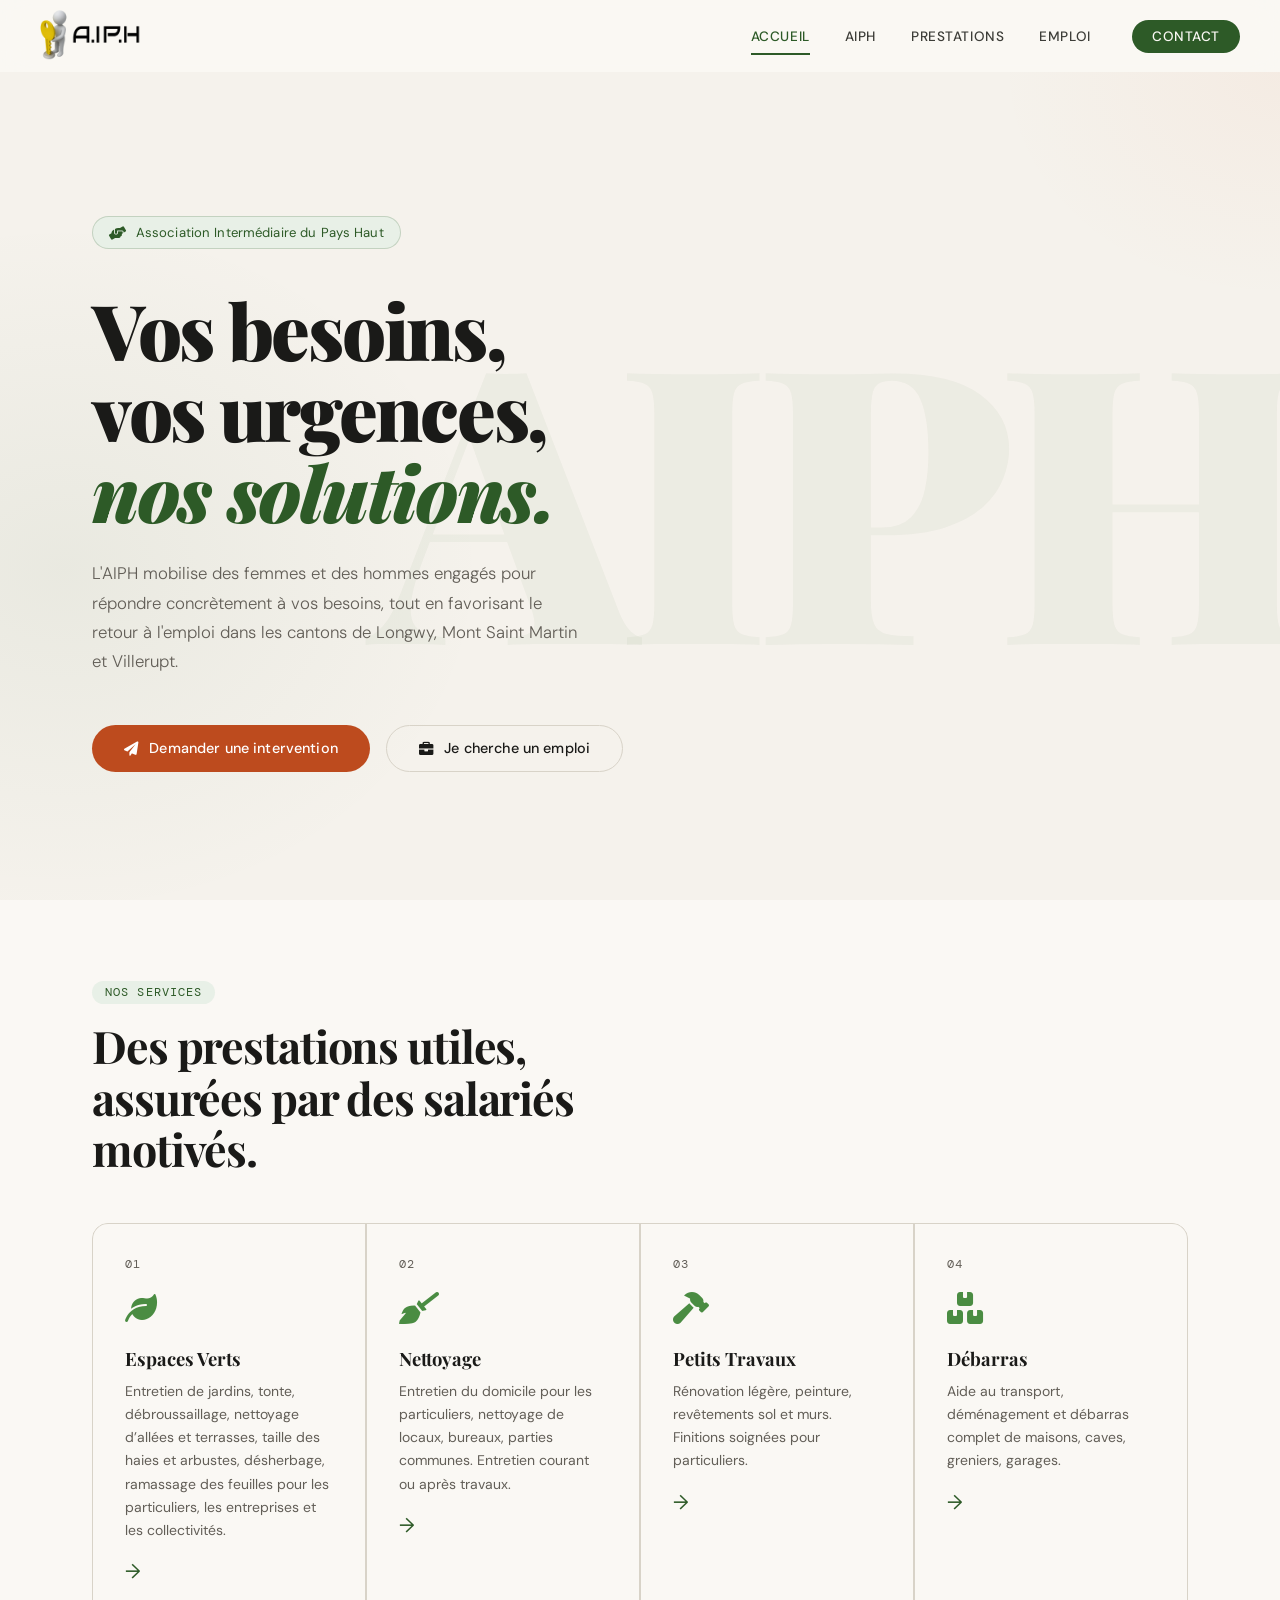
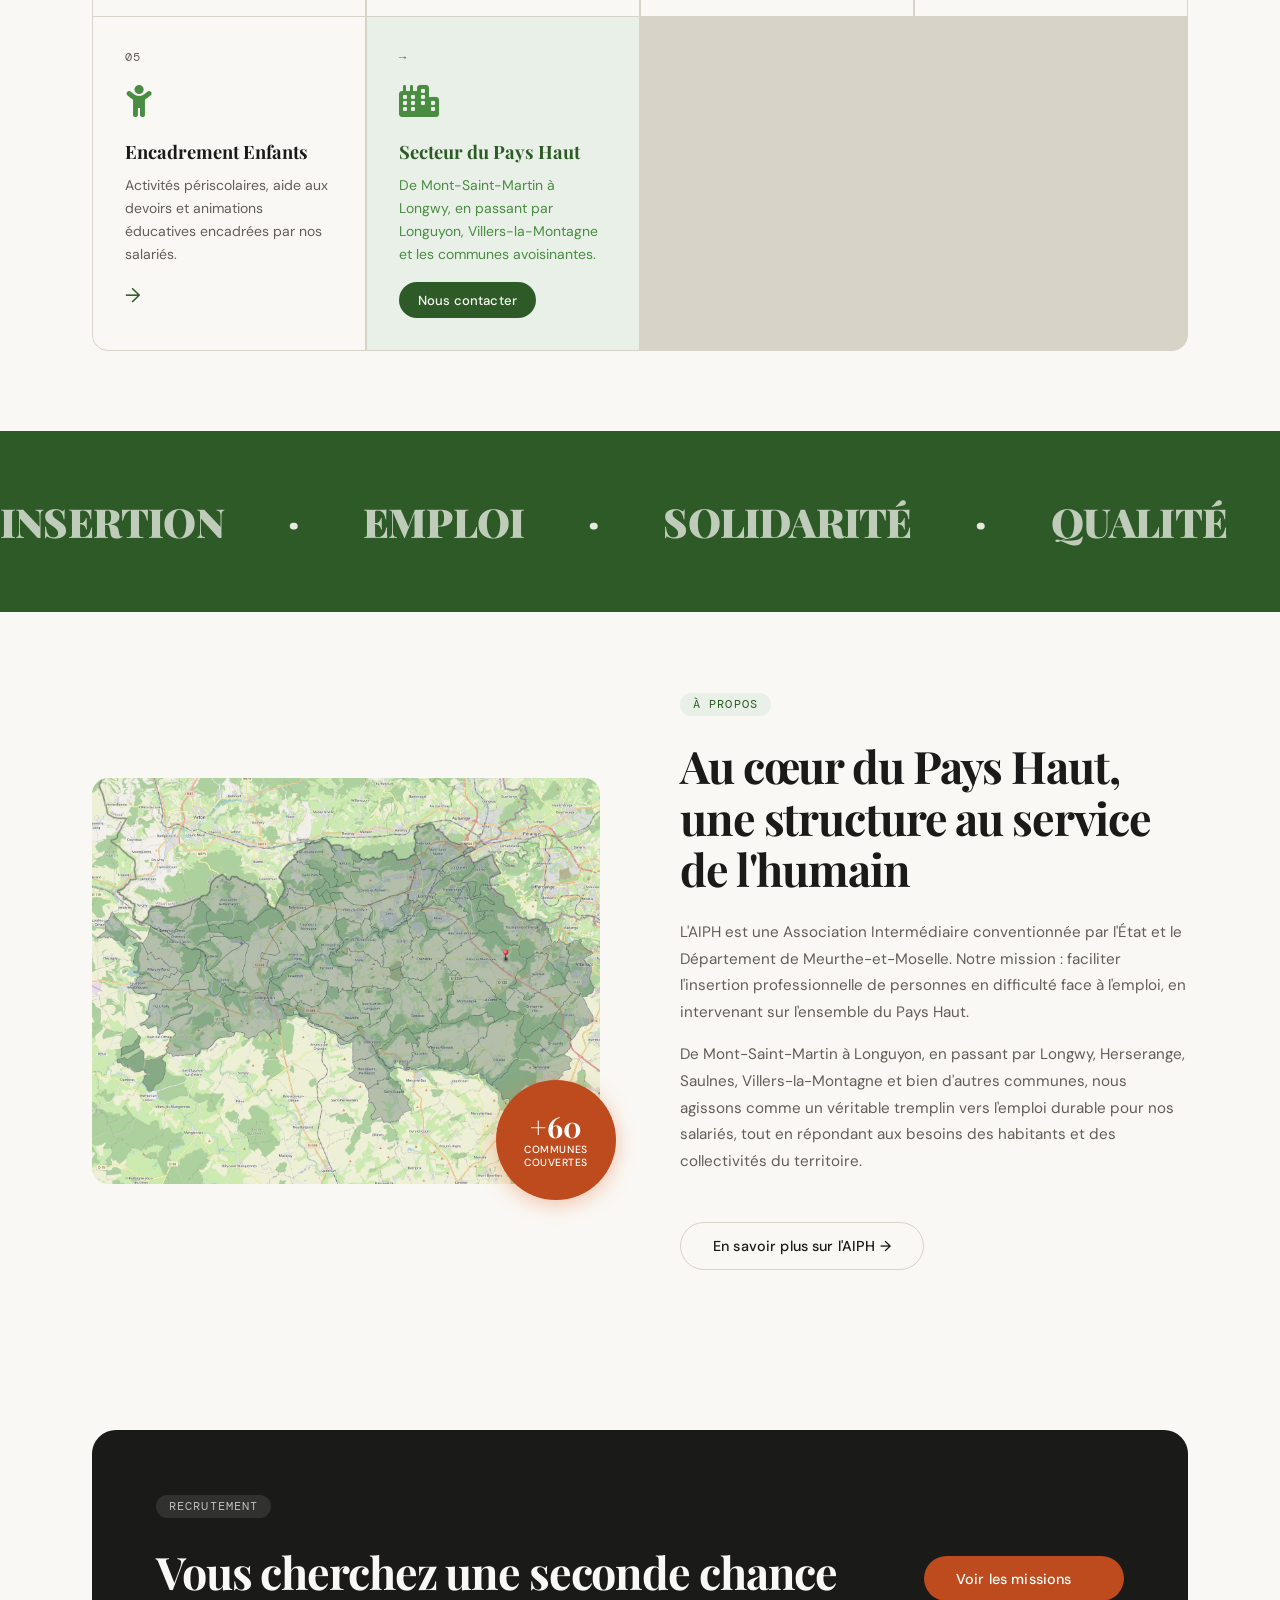
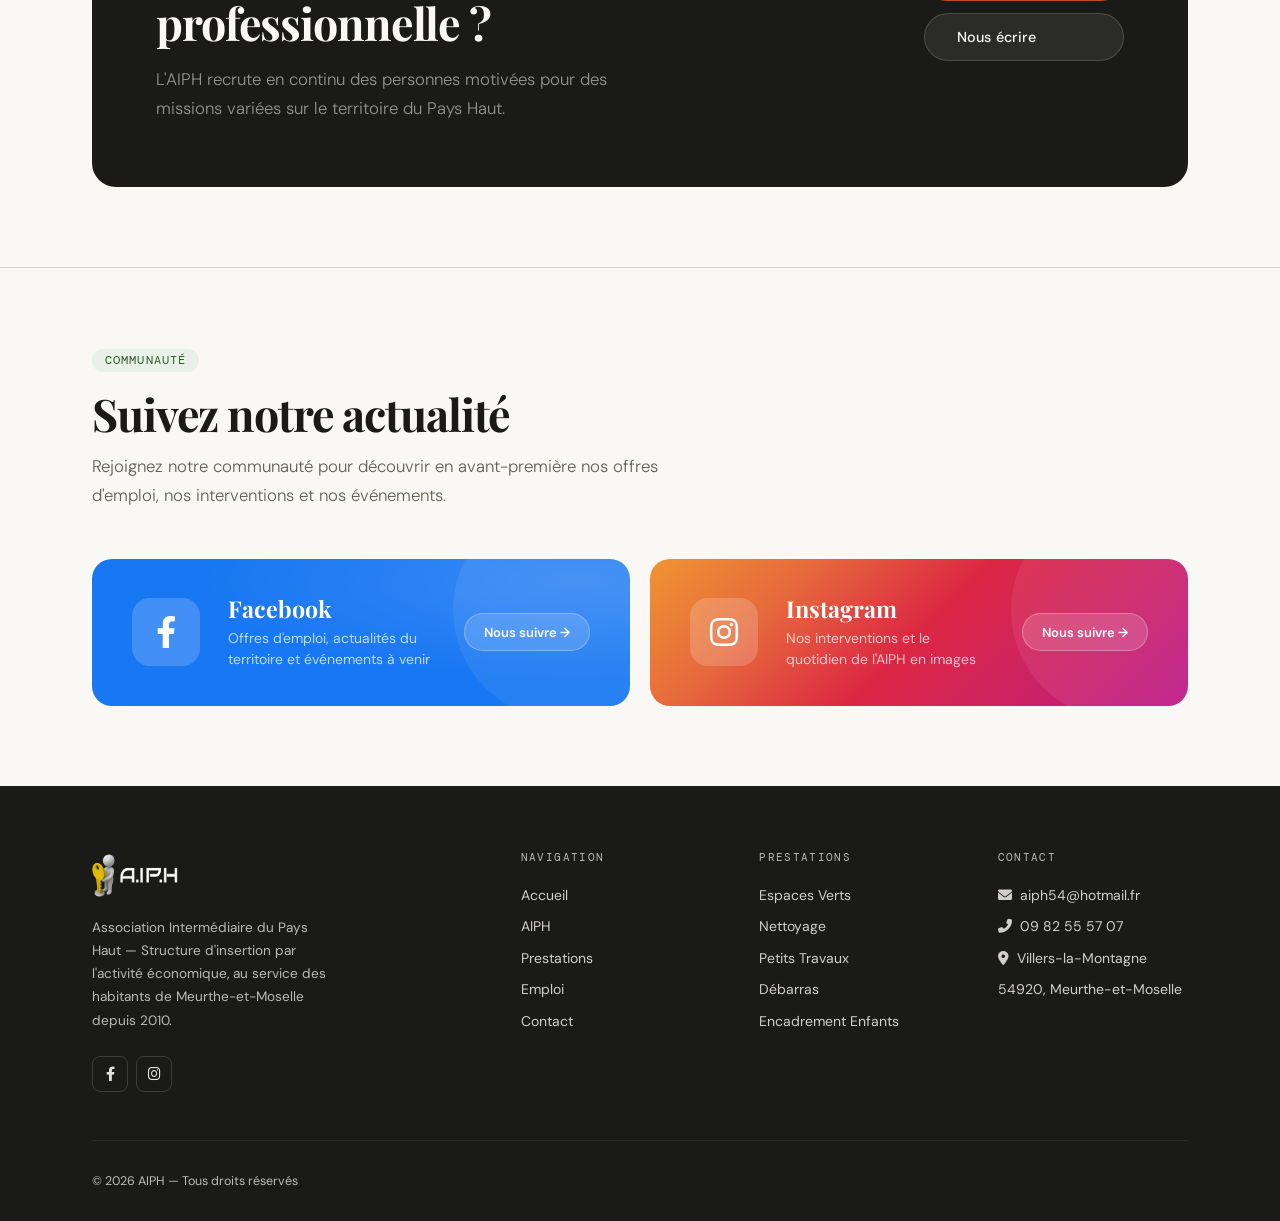
<file: index.html>
<!DOCTYPE html>
<html lang="fr">
<head>
<meta charset="UTF-8">
<meta name="viewport" content="width=device-width, initial-scale=1.0">
<title>AIPH — Accueil</title>
<meta name="description" content="L'AIPH, Association Intermédiaire du Pays Haut, accompagne le retour à l'emploi et propose des services aux particuliers, entreprises et collectivités dans le Pays Haut, en Meurthe-et-Moselle.">
<link rel="icon" type="image/jpeg" href="images/images.jpeg">
<link rel="preconnect" href="https://fonts.googleapis.com">
<link rel="preconnect" href="https://fonts.gstatic.com" crossorigin>
<link rel="preconnect" href="https://cdnjs.cloudflare.com" crossorigin>
<link rel="preload" href="https://cdnjs.cloudflare.com/ajax/libs/font-awesome/6.0.0-beta3/webfonts/fa-solid-900.woff2" as="font" type="font/woff2" crossorigin>
<link rel="preload" as="style" href="https://fonts.googleapis.com/css2?family=Playfair+Display:wght@400;700;900&amp;family=DM+Sans:wght@300;400;500;600&amp;family=DM+Mono:wght@400&amp;display=swap" onload="this.onload=null;this.rel='stylesheet'">
<noscript><link rel="stylesheet" href="https://fonts.googleapis.com/css2?family=Playfair+Display:wght@400;700;900&amp;family=DM+Sans:wght@300;400;500;600&amp;family=DM+Mono:wght@400&amp;display=swap"></noscript>
<link rel="stylesheet" href="style.css">
</head>
<body>
<a class="skip-link" href="#contenu">Aller au contenu principal</a>

<!-- Progress bar -->
<div class="progress-bar" id="progress"></div>

<!-- NAV -->
<nav id="nav" aria-label="Navigation principale">
  <a class="nav-logo" href="index.html">
    <img src="images/logo_aiph.webp" alt="Logo AIPH54" width="1080" height="1080" class="logo-img" decoding="async">
  </a>
  <ul class="nav-links">
    <li><a href="index.html" class="active">Accueil</a></li>
    <li><a href="aiph.html">AIPH</a></li>
    <li><a href="prestations.html">Prestations</a></li>
    <li><a href="emploi.html">Emploi</a></li>
    <li><a href="contact.html" class="nav-cta">Contact</a></li>
  </ul>
  <button class="burger" id="burger" type="button" aria-label="Ouvrir le menu" aria-controls="mobileMenu" aria-expanded="false">
    <span></span><span></span><span></span>
  </button>
</nav>

<!-- Mobile menu -->
<div class="mobile-menu" id="mobileMenu" role="navigation" aria-label="Navigation mobile" aria-hidden="true">
  <a href="index.html" onclick="closeMobile()">Accueil</a>
  <a href="aiph.html" onclick="closeMobile()">AIPH</a>
  <a href="prestations.html" onclick="closeMobile()">Prestations</a>
  <a href="emploi.html" onclick="closeMobile()">Emploi</a>
  <a href="contact.html" onclick="closeMobile()" style="color:var(--forest);font-weight:600">Contact</a>
</div>

<!-- ═══════════ PAGE WRAP ═══════════ -->
<main class="page-wrap" id="contenu">

  <!-- ── HERO ── -->
  <section class="hero-simple">
    <div class="container">
      <div class="hero-simple-inner">
        <div class="hero-simple-badge">
          <i class="fas fa-hands-helping"></i>
          Association Intermédiaire du Pays Haut
        </div>
        <h1 class="display-title">
          Vos besoins,<br>
          vos urgences,<br>
          <em>nos solutions.</em>
        </h1>
        <p class="lead hero-simple-desc">
          L'AIPH mobilise des femmes et des hommes engagés pour répondre concrètement à vos besoins, tout en favorisant le retour à l'emploi dans les cantons de Longwy, Mont Saint Martin et Villerupt.
        </p>
        <div class="hero-simple-actions">
          <a class="btn btn-accent" href="contact.html">
            <i class="fas fa-paper-plane"></i>&thinsp;Demander une intervention
          </a>
          <a class="btn btn-outline" href="emploi.html">
            <i class="fas fa-briefcase"></i>&thinsp;Je cherche un emploi
          </a>
        </div>
      </div>
    </div>
  </section>

  <!-- Services -->
  <section class="section">
    <div class="container">
      <div class="tag">Nos services</div>
      <h2 class="section-title" style="max-width:500px">
        Des prestations utiles,<br>assurées par des salariés motivés.
      </h2>
      <div class="services-grid">
        <a class="service-card fade-up" href="prestations.html" style="text-decoration:none">
          <div class="service-num">01</div>
          <span class="service-icon"><i class="fas fa-leaf icon"></i></span>
          <div class="service-title">Espaces Verts</div>
          <p class="service-desc">Entretien de jardins, tonte, débroussaillage, nettoyage d’allées et terrasses, taille des haies et arbustes, désherbage, ramassage des feuilles pour les particuliers, les entreprises et les collectivités.</p>
          <span class="service-arrow">→</span>
        </a>
        <a class="service-card fade-up" href="prestations.html" style="text-decoration:none;transition-delay:0.08s">
          <div class="service-num">02</div>
          <span class="service-icon"><i class="fas fa-broom icon"></i></span>
          <div class="service-title">Nettoyage</div>
          <p class="service-desc">Entretien du domicile pour les particuliers, nettoyage de locaux, bureaux, parties communes. Entretien courant ou après travaux.</p>
          <span class="service-arrow">→</span>
        </a>
        <a class="service-card fade-up" href="prestations.html" style="text-decoration:none;transition-delay:0.12s">
          <div class="service-num">03</div>
          <span class="service-icon"><i class="fas fa-hammer icon"></i></span>
          <div class="service-title">Petits Travaux</div>
          <p class="service-desc">Rénovation légère, peinture, revêtements sol et murs. Finitions soignées pour particuliers.</p>
          <span class="service-arrow">→</span>
        </a>
        <a class="service-card fade-up" href="prestations.html" style="text-decoration:none;transition-delay:0.16s">
          <div class="service-num">04</div>
          <span class="service-icon"><i class="fas fa-boxes icon"></i></span>
          <div class="service-title">Débarras</div>
          <p class="service-desc">Aide au transport, déménagement et débarras complet de maisons, caves, greniers, garages.</p>
          <span class="service-arrow">→</span>
        </a>
        <a class="service-card fade-up" href="prestations.html" style="text-decoration:none;transition-delay:0.2s">
          <div class="service-num">05</div>
          <span class="service-icon"><i class="fas fa-child icon"></i></span>
          <div class="service-title">Encadrement Enfants</div>
          <p class="service-desc">Activités périscolaires, aide aux devoirs et animations éducatives encadrées par nos salariés.</p>
          <span class="service-arrow">→</span>
        </a>
        <div class="service-card fade-up" style="background:var(--forest-pale);cursor:default;transition-delay:0.24s">
          <div class="service-num">→</div>
          <span class="service-icon"><i class="fas fa-city icon"></i></span>
          <div class="service-title" style="color:var(--forest)">Secteur du Pays Haut</div>
          <p class="service-desc" style="color:var(--forest-mid)">De Mont-Saint-Martin à Longwy, en passant par Longuyon, Villers-la-Montagne et les communes avoisinantes.</p>
          <a class="btn btn-primary" href="contact.html" style="margin-top:1rem;font-size:0.82rem;padding:0.6rem 1.2rem">Nous contacter</a>
        </div>
      </div>
    </div>
  </section>

  <!-- Manifesto -->
  <div class="manifesto">
    <div class="manifesto-inner">
      <div class="manifesto-group">
        <span class="manifesto-word">Insertion</span>
        <span class="manifesto-word hi">·</span>
        <span class="manifesto-word">Emploi</span>
        <span class="manifesto-word hi">·</span>
        <span class="manifesto-word">Solidarité</span>
        <span class="manifesto-word hi">·</span>
        <span class="manifesto-word">Qualité</span>
        <span class="manifesto-word hi">·</span>
        <span class="manifesto-word">AIPH</span>
        <span class="manifesto-word hi">·</span>
        <span class="manifesto-word">Pays Haut</span>
        <span class="manifesto-word hi">·</span>
      </div>
      <div class="manifesto-group" aria-hidden="true">
        <span class="manifesto-word">Insertion</span>
        <span class="manifesto-word hi">·</span>
        <span class="manifesto-word">Emploi</span>
        <span class="manifesto-word hi">·</span>
        <span class="manifesto-word">Solidarité</span>
        <span class="manifesto-word hi">·</span>
        <span class="manifesto-word">Qualité</span>
        <span class="manifesto-word hi">·</span>
        <span class="manifesto-word">AIPH</span>
        <span class="manifesto-word hi">·</span>
        <span class="manifesto-word">Pays Haut</span>
        <span class="manifesto-word hi">·</span>
      </div>
    </div>
  </div>

  <!-- About -->
  <section class="section">
    <div class="container">
      <div class="about-split">
        <div class="about-visual">
          <div class="about-img-frame">
            <img src="images/carte.webp" alt="Carte d'intervention AIPH dans le Pays Haut" width="1536" height="865" loading="lazy" decoding="async">
          </div>
          <div class="about-badge">
            <span class="about-badge-num">+60</span>
            <span class="about-badge-text">communes<br>couvertes</span>
          </div>
        </div>
        <div class="about-content fade-up">
          <div class="tag">À propos</div>
          <h2 class="section-title">Au cœur du Pays Haut,<br>une structure au service de l'humain</h2>
          <p>
            L'AIPH est une Association Intermédiaire conventionnée par l'État et le Département de Meurthe-et-Moselle.
            Notre mission : faciliter l'insertion professionnelle de personnes en difficulté face à l'emploi,
            en intervenant sur l'ensemble du Pays Haut.
          </p>
          <p>
            De Mont-Saint-Martin à Longuyon, en passant par Longwy, Herserange, Saulnes, Villers-la-Montagne et bien d'autres communes,
            nous agissons comme un véritable tremplin vers l'emploi durable pour nos salariés, tout en répondant aux besoins
            des habitants et des collectivités du territoire.
          </p>
          <a class="btn btn-outline" href="aiph.html" style="margin-top:2rem">En savoir plus sur l'AIPH →</a>
        </div>
      </div>
    </div>
  </section>

  <!-- CTA Section -->
  <section class="section">
    <div class="container">
      <div style="background:var(--ink);border-radius:24px;padding:4rem;display:grid;grid-template-columns:1fr auto;gap:3rem;align-items:center;position:relative;overflow:hidden">
        <div style="position:absolute;top:-1em;right:-0.1em;font-family:'Playfair Display',serif;font-size:12rem;font-weight:900;color:rgba(255,255,255,0.025);line-height:1;user-select:none;pointer-events:none">✓</div>
        <div style="position:relative;z-index:1">
          <div class="tag" style="background:rgba(255,255,255,0.1);color:rgba(250,248,244,0.7)">Recrutement</div>
          <h2 class="section-title" style="color:var(--cream);margin:0.75rem 0 1rem">Vous cherchez une seconde chance professionnelle ?</h2>
          <p class="lead" style="color:rgba(250,248,244,0.55);max-width:480px">L'AIPH recrute en continu des personnes motivées pour des missions variées sur le territoire du Pays Haut.</p>
        </div>
        <div style="flex-shrink:0;z-index:1;display:flex;flex-direction:column;gap:0.75rem;min-width:200px">
          <a class="btn btn-accent" href="emploi.html">Voir les missions</a>
          <a class="btn" href="contact.html" style="background:rgba(255,255,255,0.08);color:var(--cream);border:1px solid rgba(255,255,255,0.15)">Nous écrire</a>
        </div>
      </div>
    </div>
  </section>


  <!-- ── RÉSEAUX SOCIAUX ── -->
  <section class="section social-section">
    <div class="container">
      <div class="tag">Communauté</div>
      <h2 class="section-title">Suivez notre actualité</h2>
      <p class="lead" style="margin-top:0.75rem">
        Rejoignez notre communauté pour découvrir en avant-première nos offres d'emploi,
        nos interventions et nos événements.
      </p>
      <div class="social-duo">

        <a href="https://www.facebook.com/Associationaiph/" target="_blank" rel="noopener" class="social-duo-card sc-fb">
          <div class="social-duo-icon">
            <i class="fab fa-facebook-f"></i>
          </div>
          <div class="social-duo-body">
            <h3>Facebook</h3>
            <p>Offres d'emploi, actualités du territoire et événements à venir</p>
          </div>
          <span class="social-duo-cta">Nous suivre →</span>
        </a>

        <a href="https://www.instagram.com/aiph.54/" target="_blank" rel="noopener" class="social-duo-card sc-ig">
          <div class="social-duo-icon">
            <i class="fab fa-instagram"></i>
          </div>
          <div class="social-duo-body">
            <h3>Instagram</h3>
            <p>Nos interventions et le quotidien de l'AIPH en images</p>
          </div>
          <span class="social-duo-cta">Nous suivre →</span>
        </a>

      </div>
    </div>
  </section>

</main>
<!-- END PAGE WRAP -->

<!-- FOOTER -->
<footer>
  <div class="container">
    <div class="footer-top">
      <div class="footer-brand">
          <a class="nav-logo" href="index.html">
            <img src="images/logo_aiph_blanc.webp" alt="Logo AIPH54" width="1043" height="570" class="logo-img-footer" loading="lazy" decoding="async">
          </a>
        <p>Association Intermédiaire du Pays Haut — Structure d'insertion par l'activité économique, au service des habitants de Meurthe-et-Moselle depuis 2010.</p>
        <div class="footer-socials">
          <a class="social-btn" href="https://www.facebook.com/Associationaiph/" target="_blank" rel="noopener" title="Facebook"><i class="fab fa-facebook-f"></i></a>
          <a class="social-btn" href="https://www.instagram.com/aiph.54/" target="_blank" rel="noopener" title="Instagram"><i class="fab fa-instagram"></i></a>
        </div>
      </div>
      <div class="footer-col">
        <p class="footer-heading">Navigation</p>
        <ul>
          <li><a href="index.html">Accueil</a></li>
          <li><a href="aiph.html">AIPH</a></li>
          <li><a href="prestations.html">Prestations</a></li>
          <li><a href="emploi.html">Emploi</a></li>
          <li><a href="contact.html">Contact</a></li>
        </ul>
      </div>
      <div class="footer-col">
        <p class="footer-heading">Prestations</p>
        <ul>
          <li><a href="prestations.html">Espaces Verts</a></li>
          <li><a href="prestations.html">Nettoyage</a></li>
          <li><a href="prestations.html">Petits Travaux</a></li>
          <li><a href="prestations.html">Débarras</a></li>
          <li><a href="prestations.html">Encadrement Enfants</a></li>
        </ul>
      </div>
      <div class="footer-col">
        <p class="footer-heading">Contact</p>
        <ul>
          <li><a><i class="fas fa-envelope" style="margin-right: 8px;"></i>aiph54@hotmail.fr</a></li>
          <li><a><i class="fas fa-phone-alt" style="margin-right: 8px;"></i>09 82 55 57 07</a></li>
          <li><a><i class="fas fa-map-marker-alt" style="margin-right: 8px;"></i>Villers-la-Montagne</a></li>
          <li><a>54920, Meurthe-et-Moselle</a></li>
        </ul>
      </div>
    </div>
    <div class="footer-bottom">
      <p>© 2026 AIPH — Tous droits réservés</p>
    </div>
  </div>
</footer>

<script src="main.js" defer></script>
</body>
</html>
</file>
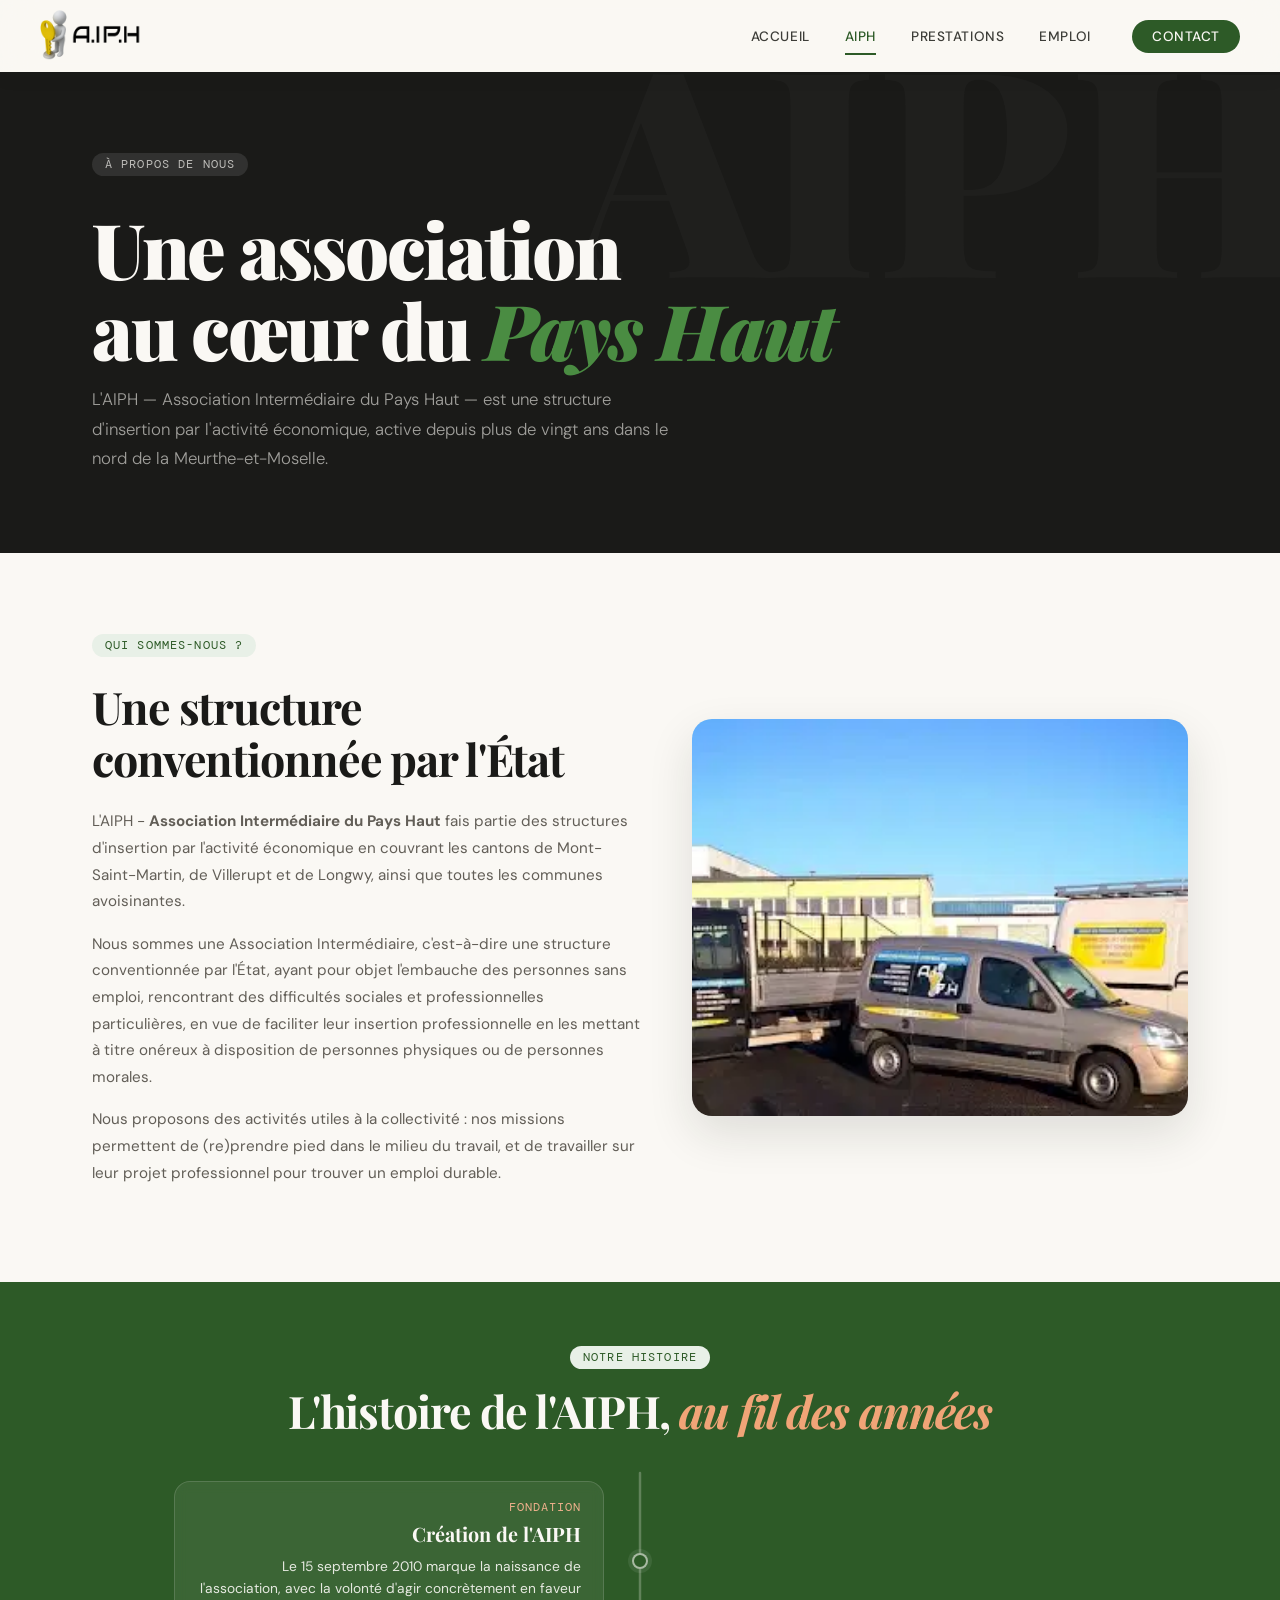
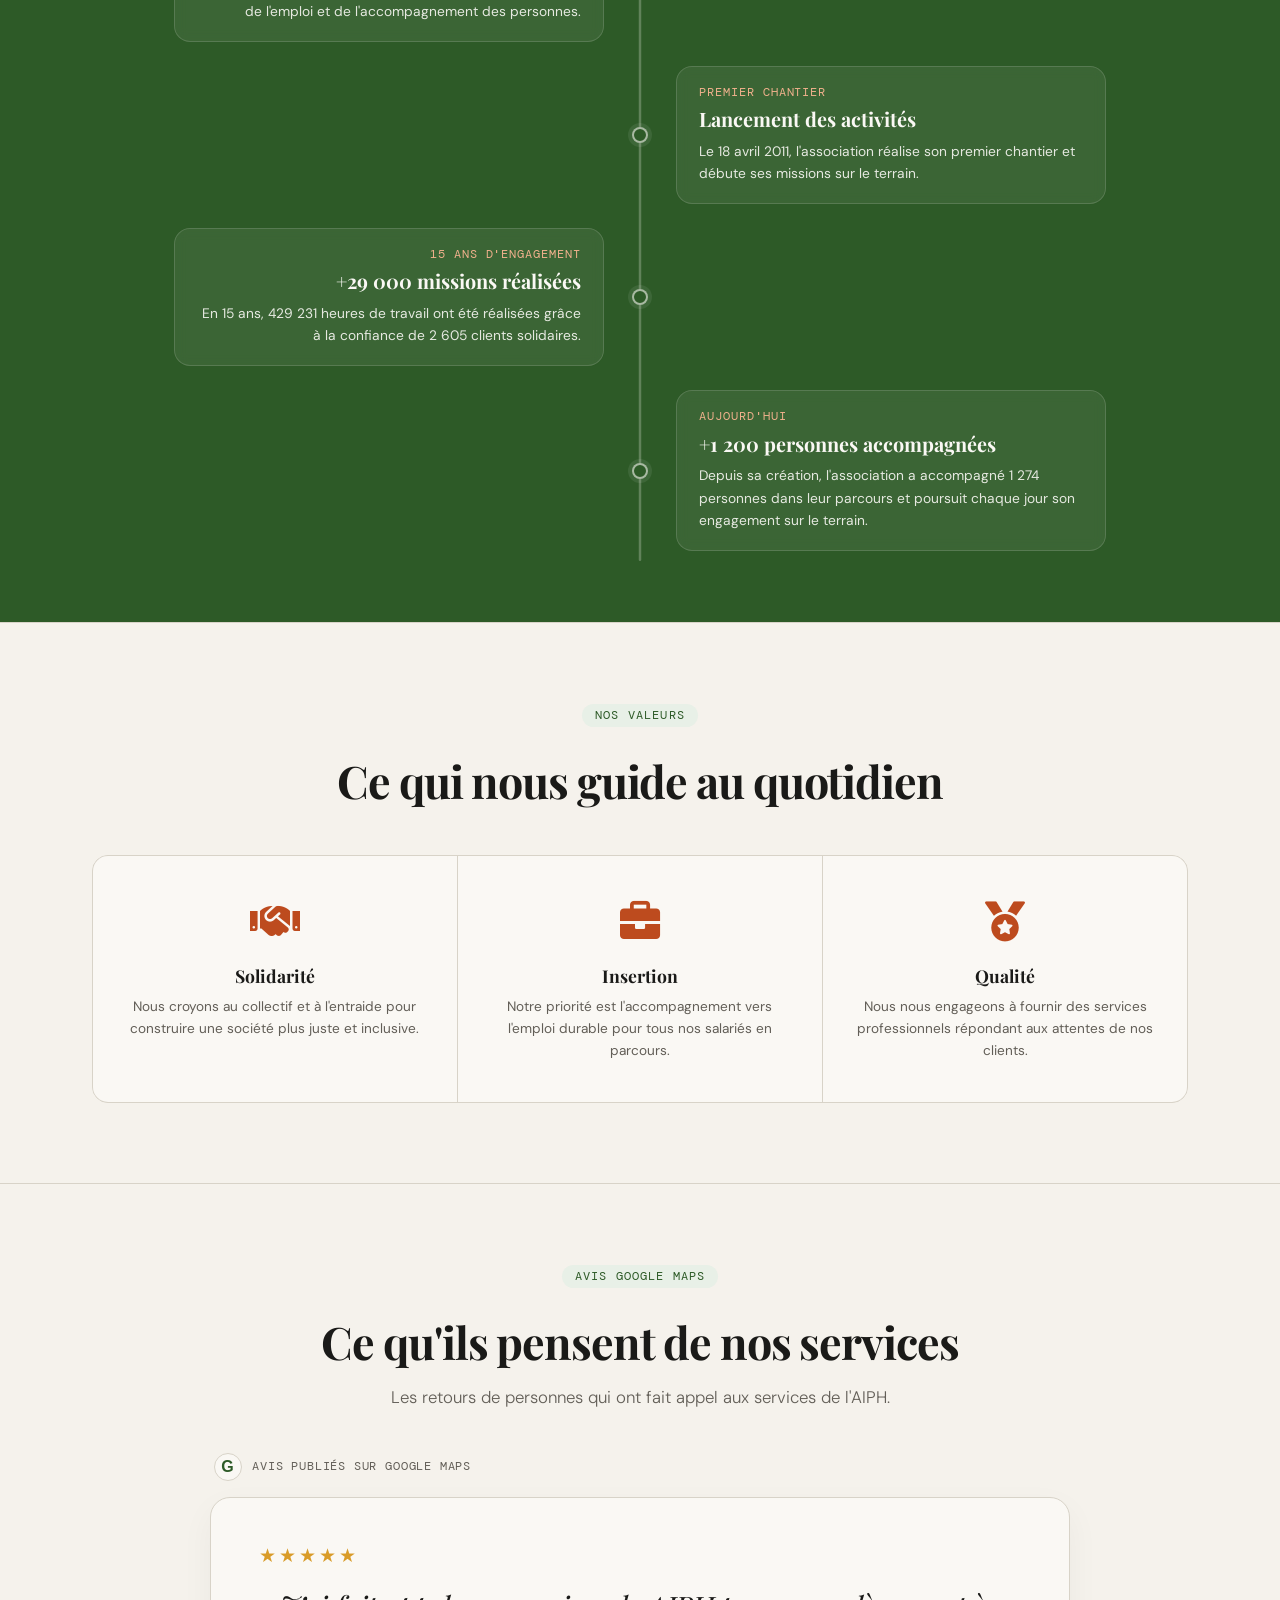
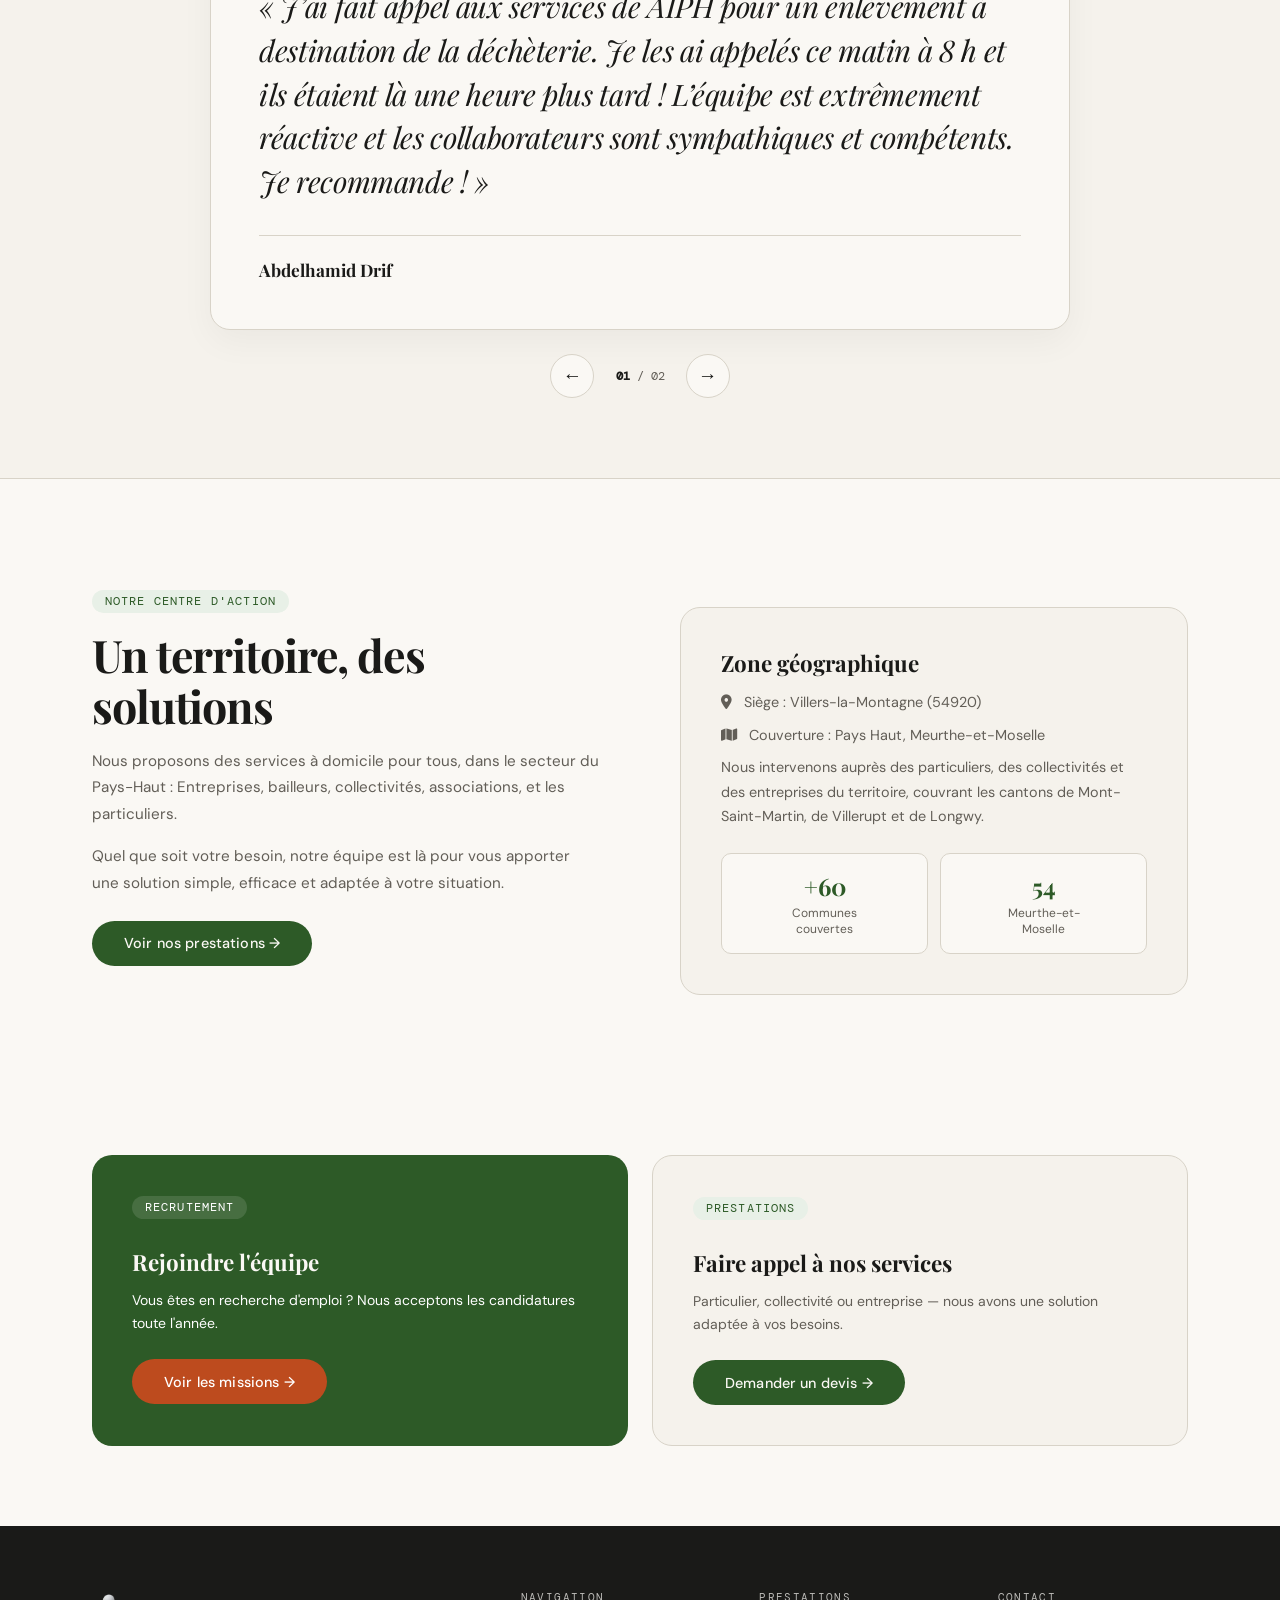
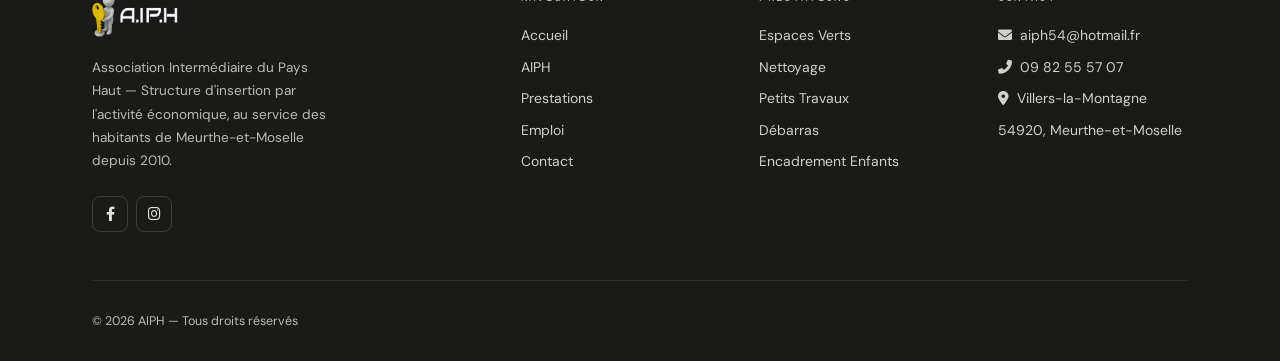
<file: aiph.html>
<!DOCTYPE html>
<html lang="fr">
<head>
<meta charset="UTF-8">
<meta name="viewport" content="width=device-width, initial-scale=1.0">
<title>AIPH — L'Association</title>
<meta name="description" content="Découvrez l'AIPH, Association Intermédiaire du Pays Haut : son rôle, ses valeurs et son accompagnement vers l'emploi durable dans le nord de la Meurthe-et-Moselle.">
<link rel="icon" type="image/jpeg" href="images/images.jpeg">
<link rel="preconnect" href="https://fonts.googleapis.com">
<link rel="preconnect" href="https://fonts.gstatic.com" crossorigin>
<link rel="preconnect" href="https://cdnjs.cloudflare.com" crossorigin>
<link rel="preload" href="https://cdnjs.cloudflare.com/ajax/libs/font-awesome/6.0.0-beta3/webfonts/fa-solid-900.woff2" as="font" type="font/woff2" crossorigin>
<link rel="preload" as="style" href="https://fonts.googleapis.com/css2?family=Playfair+Display:wght@400;700;900&amp;family=DM+Sans:wght@300;400;500;600&amp;family=DM+Mono:wght@400&amp;display=swap" onload="this.onload=null;this.rel='stylesheet'">
<noscript><link rel="stylesheet" href="https://fonts.googleapis.com/css2?family=Playfair+Display:wght@400;700;900&amp;family=DM+Sans:wght@300;400;500;600&amp;family=DM+Mono:wght@400&amp;display=swap"></noscript>
<link rel="stylesheet" href="style.css">
</head>
<body class="aiph-page">
<a class="skip-link" href="#contenu">Aller au contenu principal</a>

<!-- Progress bar -->
<div class="progress-bar" id="progress"></div>

<!-- NAV -->
<nav id="nav" aria-label="Navigation principale">
  <a class="nav-logo" href="index.html">
    <img src="images/logo_aiph.webp" alt="Logo AIPH54" width="1080" height="1080" class="logo-img" decoding="async">
  </a>
  <ul class="nav-links">
    <li><a href="index.html">Accueil</a></li>
    <li><a href="aiph.html" class="active">AIPH</a></li>
    <li><a href="prestations.html">Prestations</a></li>
    <li><a href="emploi.html">Emploi</a></li>
    <li><a href="contact.html" class="nav-cta">Contact</a></li>
  </ul>
  <button class="burger" id="burger" type="button" aria-label="Ouvrir le menu" aria-controls="mobileMenu" aria-expanded="false">
    <span></span><span></span><span></span>
  </button>
</nav>

<!-- Mobile menu -->
<div class="mobile-menu" id="mobileMenu" role="navigation" aria-label="Navigation mobile" aria-hidden="true">
  <a href="index.html" onclick="closeMobile()">Accueil</a>
  <a href="aiph.html" onclick="closeMobile()">AIPH</a>
  <a href="prestations.html" onclick="closeMobile()">Prestations</a>
  <a href="emploi.html" onclick="closeMobile()">Emploi</a>
  <a href="contact.html" onclick="closeMobile()" style="color:var(--forest);font-weight:600">Contact</a>
</div>

<!-- ═══════════ PAGE WRAP ═══════════ -->
<main class="page-wrap" id="contenu">

  <!-- Hero -->
  <div class="aiph-hero">
    <div class="container" style="position:relative;z-index:1">
      <div class="tag" style="background:rgba(255,255,255,0.1);color:rgba(250,248,244,0.7)">À propos de nous</div>
      <h1 class="display-title" style="color:var(--cream);margin:1rem 0">
        Une association<br>
        au cœur du <em>Pays Haut</em>
      </h1>
      <p class="lead" style="color:rgba(250,248,244,0.6)">
        L'AIPH — Association Intermédiaire du Pays Haut — est une structure d'insertion par l'activité économique, active depuis plus de vingt ans dans le nord de la Meurthe-et-Moselle.
      </p>
    </div>
  </div>

  <!-- Who -->
  <section class="section">
    <div class="container">
      <div class="about-split about-intro">
        <div class="about-content fade-up">
          <div class="tag">Qui sommes-nous ?</div>
          <h2 class="section-title">Une structure conventionnée par l'État</h2>
          <p>L'AIPH - <strong>Association Intermédiaire du Pays Haut</strong> fais partie des structures d'insertion par l'activité économique en couvrant les cantons de Mont-Saint-Martin, de Villerupt et de Longwy, ainsi que toutes les communes avoisinantes.</p>
          <p>Nous sommes une Association Intermédiaire, c'est-à-dire une structure conventionnée par l'État, ayant pour objet l'embauche des personnes sans emploi, rencontrant des difficultés sociales et professionnelles particulières, en vue de faciliter leur insertion professionnelle en les mettant à titre onéreux à disposition de personnes physiques ou de personnes morales.</p>
          <p>Nous proposons des activités utiles à la collectivité : nos missions permettent de (re)prendre pied dans le milieu du travail, et de travailler sur leur projet professionnel pour trouver un emploi durable.</p>
        </div>
        <div class="about-visual fade-up" style="transition-delay:0.12s">
          <div class="about-img-frame">
            <img src="images/unnamed.webp" alt="Une activité de l'AIPH auprès des personnes accompagnées" loading="lazy" decoding="async">
          </div>
        </div>
      </div>
    </div>
  </section>

  <!-- Histoire : section indépendante avec frise centrale -->
  <section class="history-section" id="histoire">
    <div class="container">
      <div class="history-heading fade-up">
        <div class="tag">Notre histoire</div>
        <h2 class="section-title">L'histoire de l'AIPH, <em>au fil des années</em></h2>
      </div>

      <div class="history-timeline" id="historyTimeline">
        <svg class="history-rail" id="historyRail" aria-hidden="true" focusable="false">
          <path class="history-rail-base" id="historyRailBase" d=""></path>
          <path class="history-rail-progress" id="historyRailProgress" d=""></path>
        </svg>

        <div class="history-item history-left">
          <article class="history-card">
            <div class="timeline-date">Fondation</div>
            <h3>Création de l'AIPH</h3>
            <p>Le 15 septembre 2010 marque la naissance de l'association, avec la volonté d'agir concrètement en faveur de l'emploi et de l'accompagnement des personnes.</p>
          </article>
          <span class="history-marker" aria-hidden="true"></span>
        </div>

        <div class="history-item history-right">
          <article class="history-card">
            <div class="timeline-date">Premier chantier</div>
            <h3>Lancement des activités</h3>
            <p>Le 18 avril 2011, l'association réalise son premier chantier et débute ses missions sur le terrain.</p>
          </article>
          <span class="history-marker" aria-hidden="true"></span>
        </div>

        <div class="history-item history-left">
          <article class="history-card">
            <div class="timeline-date">15 ans d'engagement</div>
            <h3>+29 000 missions réalisées</h3>
            <p>En 15 ans, 429 231 heures de travail ont été réalisées grâce à la confiance de 2 605 clients solidaires.</p>
          </article>
          <span class="history-marker" aria-hidden="true"></span>
        </div>

        <div class="history-item history-right">
          <article class="history-card">
            <div class="timeline-date">Aujourd'hui</div>
            <h3>+1 200 personnes accompagnées</h3>
            <p>Depuis sa création, l'association a accompagné 1 274 personnes dans leur parcours et poursuit chaque jour son engagement sur le terrain.</p>
          </article>
          <span class="history-marker" aria-hidden="true"></span>
        </div>
      </div>
    </div>
  </section>

  <!-- Values -->
  <section class="section" style="background:var(--stone);border-top:1px solid var(--border)">
    <div class="container">
      <div class="text-center">
        <div class="tag">Nos valeurs</div>
        <h2 class="section-title" style="margin-top:0.75rem">Ce qui nous guide au quotidien</h2>
      </div>
      <div class="team-values-grid">
        <div class="team-value fade-up">
          <span class="team-value-icon"><i class="fas fa-handshake icon-aiph"></i></span>
          <h3>Solidarité</h3>
          <p>Nous croyons au collectif et à l'entraide pour construire une société plus juste et inclusive.</p>
        </div>
        <div class="team-value fade-up" style="transition-delay:0.1s">
          <span class="team-value-icon"><i class="fas fa-briefcase icon-aiph"></i></span>
          <h3>Insertion</h3>
          <p>Notre priorité est l'accompagnement vers l'emploi durable pour tous nos salariés en parcours.</p>
        </div>
        <div class="team-value fade-up" style="transition-delay:0.2s">
          <span class="team-value-icon"><i class="fas fa-medal icon-aiph"></i></span>
          <h3>Qualité</h3>
          <p>Nous nous engageons à fournir des services professionnels répondant aux attentes de nos clients.</p>
        </div>
      </div>
    </div>
  </section>

  <!-- Avis Google Maps -->
  <section class="section google-reviews-section" id="avis">
    <div class="container">
      <div class="text-center">
        <div class="tag">Avis Google Maps</div>
        <h2 class="section-title" style="margin-top:0.75rem">Ce qu'ils pensent de nos services</h2>
        <p class="lead google-reviews-intro">Les retours de personnes qui ont fait appel aux services de l'AIPH.</p>
      </div>
      <div class="google-review-stage fade-up">
        <div class="google-review-source">
          <span class="google-review-mark" aria-hidden="true">G</span>
          <span>Avis publiés sur Google Maps</span>
        </div>
        <article class="google-review-card" id="googleReviewCard" aria-live="polite" aria-atomic="true">
          <div class="google-review-stars" role="img" aria-label="5 étoiles sur 5">★★★★★</div>
          <blockquote class="google-review-quote">« J’ai fait appel aux services de AIPH pour un enlèvement à destination de la déchèterie. Je les ai appelés ce matin à 8 h et ils étaient là une heure plus tard ! L’équipe est extrêmement réactive et les collaborateurs sont sympathiques et compétents. Je recommande ! »</blockquote>
          <div class="google-review-footer">
            <div class="google-review-person"><strong>Abdelhamid Drif</strong></div>
          </div>
        </article>
        <div class="google-review-nav">
          <button class="google-review-btn" id="googleReviewPrev" type="button" aria-label="Avis précédent">←</button>
          <span class="google-review-count"><strong id="googleReviewIndex">01</strong> / <span id="googleReviewTotal">02</span></span>
          <button class="google-review-btn" id="googleReviewNext" type="button" aria-label="Avis suivant">→</button>
        </div>
      </div>
    </div>
  </section>

  <!-- Zone d'action -->
  <section class="section">
    <div class="container">
      <div class="about-split">
        <div class="fade-up">
          <div class="tag">Notre centre d'action</div>
          <h2 class="section-title">Un territoire, des solutions</h2>
          <p style="color:var(--warm-gray);line-height:1.75;font-size:0.95rem;margin:1rem 0">
            Nous proposons des services à domicile pour tous, dans le secteur du Pays-Haut : Entreprises, bailleurs, collectivités, associations, et les particuliers.
          </p>
          <p style="color:var(--warm-gray);line-height:1.75;font-size:0.95rem;margin-bottom:1.5rem">
            Quel que soit votre besoin, notre équipe est là pour vous apporter une solution simple, efficace et adaptée à votre situation.
          </p>
          <a class="btn btn-primary" href="prestations.html">Voir nos prestations →</a>
        </div>
        <div class="action-zone fade-up">
          <h3>Zone géographique</h3>
          <p><i class="fas fa-map-marker-alt" style="margin-right: 8px;"></i> Siège : Villers-la-Montagne (54920)</p>
          <p><i class="fas fa-map" style="margin-right: 8px;"></i> Couverture : Pays Haut, Meurthe-et-Moselle</p>
          <p style="margin-bottom:1.5rem">Nous intervenons auprès des particuliers, des collectivités et des entreprises du territoire, couvrant les cantons de Mont-Saint-Martin, de Villerupt et de Longwy.</p>
          <div style="display:grid;grid-template-columns:1fr 1fr;gap:0.75rem">
            <div style="background:var(--cream);border-radius:10px;padding:1rem;text-align:center;border:1px solid var(--border)">
              <div style="font-family:'Playfair Display',serif;font-size:1.5rem;font-weight:700;color:var(--forest)">+60</div>
              <div style="font-size:0.75rem;color:var(--warm-gray);margin-top:0.2rem">Communes<br>couvertes</div>
            </div>
            <div style="background:var(--cream);border-radius:10px;padding:1rem;text-align:center;border:1px solid var(--border)">
              <div style="font-family:'Playfair Display',serif;font-size:1.5rem;font-weight:700;color:var(--forest)">54</div>
              <div style="font-size:0.75rem;color:var(--warm-gray);margin-top:0.2rem">Meurthe-et-<br>Moselle</div>
            </div>
          </div>
        </div>
      </div>
    </div>
  </section>

  <!-- CTA -->
  <section class="section">
    <div class="container">
      <div style="display:grid;grid-template-columns:1fr 1fr;gap:1.5rem">
        <div style="background:var(--forest);border-radius:20px;padding:2.5rem;color:var(--cream)">
          <div class="tag" style="background:rgba(255,255,255,0.12);color:#ffffff">Recrutement</div>
          <h3 style="font-family:'Playfair Display',serif;font-size:1.4rem;margin:0.75rem 0">Rejoindre l'équipe</h3>
          <p style="font-size:0.875rem;color:#ffffff;line-height:1.65;margin-bottom:1.5rem">Vous êtes en recherche d'emploi ? Nous acceptons les candidatures toute l'année.</p>
          <a class="btn btn-accent" href="emploi.html">Voir les missions →</a>
        </div>
        <div style="background:var(--stone);border:1px solid var(--border);border-radius:20px;padding:2.5rem">
          <div class="tag">Prestations</div>
          <h3 style="font-family:'Playfair Display',serif;font-size:1.4rem;margin:0.75rem 0">Faire appel à nos services</h3>
          <p style="font-size:0.875rem;color:var(--warm-gray);line-height:1.65;margin-bottom:1.5rem">Particulier, collectivité ou entreprise — nous avons une solution adaptée à vos besoins.</p>
          <a class="btn btn-primary" href="contact.html">Demander un devis →</a>
        </div>
      </div>
    </div>
  </section>

</main>
<!-- END PAGE WRAP -->

<!-- FOOTER -->
<footer>
  <div class="container">
    <div class="footer-top">
      <div class="footer-brand">
          <a class="nav-logo" href="index.html">
            <img src="images/logo_aiph_blanc.webp" alt="Logo AIPH54" width="1043" height="570" class="logo-img-footer" loading="lazy" decoding="async">
          </a>
        <p>Association Intermédiaire du Pays Haut — Structure d'insertion par l'activité économique, au service des habitants de Meurthe-et-Moselle depuis 2010.</p>
        <div class="footer-socials">
          <a class="social-btn" href="https://www.facebook.com/Associationaiph/" target="_blank" rel="noopener" title="Facebook"><i class="fab fa-facebook-f"></i></a>
          <a class="social-btn" href="https://www.instagram.com/aiph.54/" target="_blank" rel="noopener" title="Instagram"><i class="fab fa-instagram"></i></a>
        </div>
      </div>
      <div class="footer-col">
        <p class="footer-heading">Navigation</p>
        <ul>
          <li><a href="index.html">Accueil</a></li>
          <li><a href="aiph.html">AIPH</a></li>
          <li><a href="prestations.html">Prestations</a></li>
          <li><a href="emploi.html">Emploi</a></li>
          <li><a href="contact.html">Contact</a></li>
        </ul>
      </div>
      <div class="footer-col">
        <p class="footer-heading">Prestations</p>
        <ul>
          <li><a href="prestations.html">Espaces Verts</a></li>
          <li><a href="prestations.html">Nettoyage</a></li>
          <li><a href="prestations.html">Petits Travaux</a></li>
          <li><a href="prestations.html">Débarras</a></li>
          <li><a href="prestations.html">Encadrement Enfants</a></li>
        </ul>
      </div>
      <div class="footer-col">
        <p class="footer-heading">Contact</p>
        <ul>
          <li><a><i class="fas fa-envelope" style="margin-right: 8px;"></i>aiph54@hotmail.fr</a></li>
          <li><a><i class="fas fa-phone-alt" style="margin-right: 8px;"></i>09 82 55 57 07</a></li>
          <li><a><i class="fas fa-map-marker-alt" style="margin-right: 8px;"></i>Villers-la-Montagne</a></li>
          <li><a>54920, Meurthe-et-Moselle</a></li>
        </ul>
      </div>
    </div>
    <div class="footer-bottom">
      <p>© 2026 AIPH — Tous droits réservés</p>
    </div>
  </div>
</footer>

<script src="main.js" defer></script>
</body>
</html>
</file>
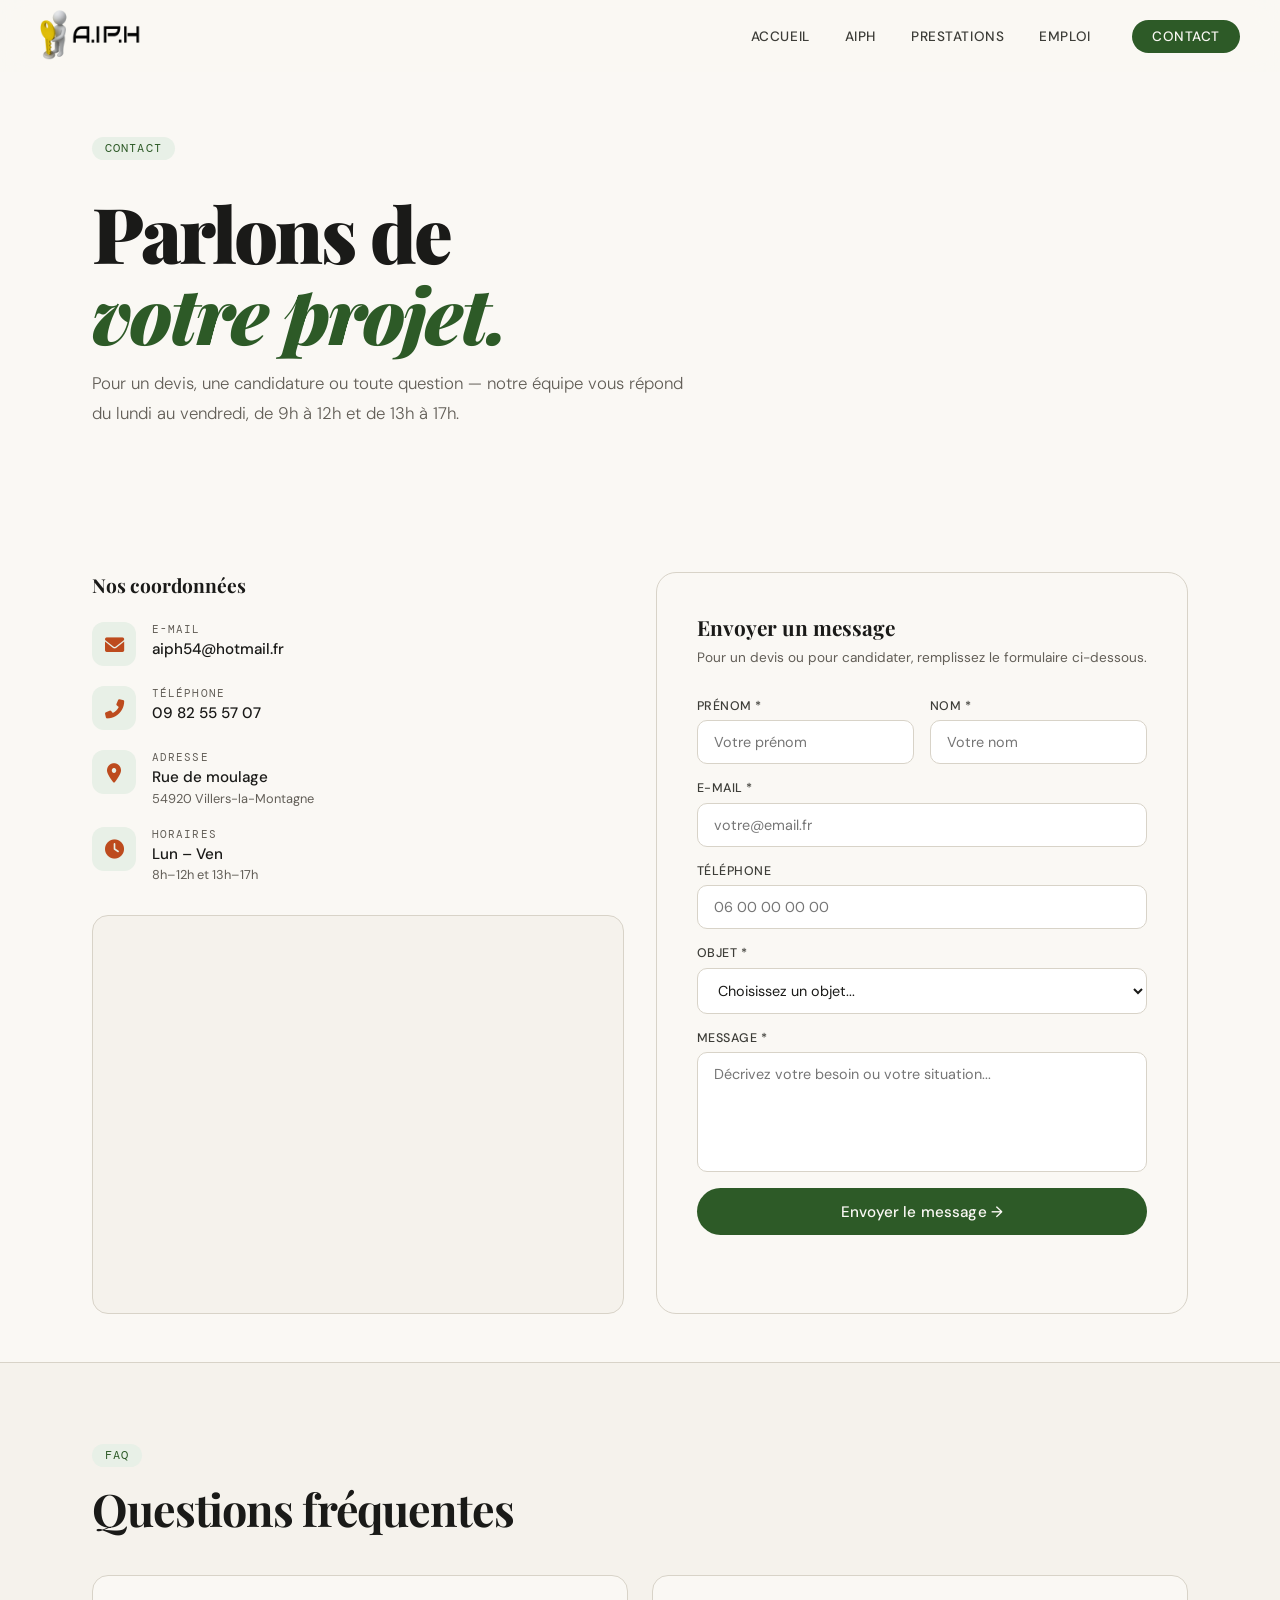
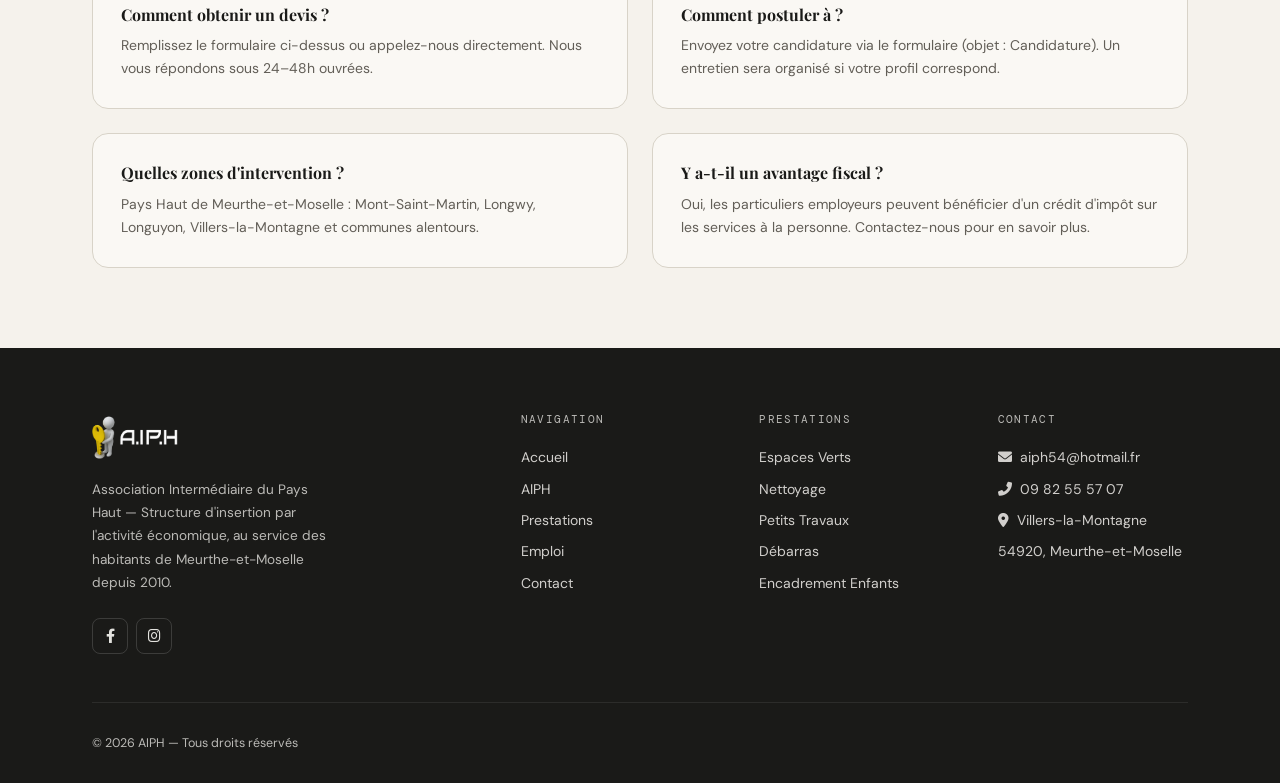
<file: contact.html>
<!DOCTYPE html>
<html lang="fr">
<head>
<meta charset="UTF-8">
<meta name="viewport" content="width=device-width, initial-scale=1.0">
<title>AIPH — Contact</title>
<meta name="description" content="Contactez l'AIPH à Villers-la-Montagne pour une demande de prestation, un devis ou une candidature dans le Pays Haut, en Meurthe-et-Moselle.">
<link rel="icon" type="image/jpeg" href="images/images.jpeg">
<link rel="preconnect" href="https://fonts.googleapis.com">
<link rel="preconnect" href="https://fonts.gstatic.com" crossorigin>
<link rel="preconnect" href="https://cdnjs.cloudflare.com" crossorigin>
<link rel="preload" href="https://cdnjs.cloudflare.com/ajax/libs/font-awesome/6.0.0-beta3/webfonts/fa-solid-900.woff2" as="font" type="font/woff2" crossorigin>
<link rel="preload" as="style" href="https://fonts.googleapis.com/css2?family=Playfair+Display:wght@400;700;900&amp;family=DM+Sans:wght@300;400;500;600&amp;family=DM+Mono:wght@400&amp;display=swap" onload="this.onload=null;this.rel='stylesheet'">
<noscript><link rel="stylesheet" href="https://fonts.googleapis.com/css2?family=Playfair+Display:wght@400;700;900&amp;family=DM+Sans:wght@300;400;500;600&amp;family=DM+Mono:wght@400&amp;display=swap"></noscript>
<link rel="stylesheet" href="style.css">
</head>
<body>
<a class="skip-link" href="#contenu">Aller au contenu principal</a>

<!-- Progress bar -->
<div class="progress-bar" id="progress"></div>

<!-- NAV -->
<nav id="nav" aria-label="Navigation principale">
  <a class="nav-logo" href="index.html">
    <img src="images/logo_aiph.webp" alt="Logo AIPH54" width="1080" height="1080" class="logo-img" decoding="async">
  </a>
  <ul class="nav-links">
    <li><a href="index.html">Accueil</a></li>
    <li><a href="aiph.html">AIPH</a></li>
    <li><a href="prestations.html">Prestations</a></li>
    <li><a href="emploi.html">Emploi</a></li>
    <li><a href="contact.html" class="nav-cta active">Contact</a></li>
  </ul>
  <button class="burger" id="burger" type="button" aria-label="Ouvrir le menu" aria-controls="mobileMenu" aria-expanded="false">
    <span></span><span></span><span></span>
  </button>
</nav>

<!-- Mobile menu -->
<div class="mobile-menu" id="mobileMenu" role="navigation" aria-label="Navigation mobile" aria-hidden="true">
  <a href="index.html" onclick="closeMobile()">Accueil</a>
  <a href="aiph.html" onclick="closeMobile()">AIPH</a>
  <a href="prestations.html" onclick="closeMobile()">Prestations</a>
  <a href="emploi.html" onclick="closeMobile()">Emploi</a>
  <a href="contact.html" onclick="closeMobile()" style="color:var(--forest);font-weight:600">Contact</a>
</div>

<!-- ═══════════ PAGE WRAP ═══════════ -->
<main class="page-wrap" id="contenu">

  <!-- Hero -->
  <div class="contact-hero">
    <div class="container">
      <div class="tag">Contact</div>
      <h1 class="display-title" style="margin:1rem 0">
        Parlons de<br>
        <em>votre projet.</em>
      </h1>
      <p class="lead">Pour un devis, une candidature ou toute question — notre équipe vous répond du lundi au vendredi, de 9h à 12h et de 13h à 17h.</p>
    </div>
  </div>

  <!-- Contact Layout -->
  <section class="section-sm">
    <div class="container">
      <div class="contact-layout">

        <!-- Coordonnées -->
        <div class="contact-info fade-up">
          <h2 class="contact-info-title">Nos coordonnées</h2>
          <div class="contact-items">
            <div class="contact-item">
              <div class="contact-item-icon"><i class="fas fa-envelope"></i></div>
              <div>
                <div class="contact-item-label">E-mail</div>
                <div class="contact-item-val">aiph54@hotmail.fr</div>
              </div>
            </div>
            <div class="contact-item">
              <div class="contact-item-icon"><i class="fas fa-phone-alt"></i></div>
              <div>
                <div class="contact-item-label">Téléphone</div>
                <div class="contact-item-val">09 82 55 57 07</div>
              </div>
            </div>
            <div class="contact-item">
              <div class="contact-item-icon"><i class="fas fa-map-marker-alt"></i></div>
              <div>
                <div class="contact-item-label">Adresse</div>
                <div class="contact-item-val">Rue de moulage</div>
                <div class="contact-item-sub">54920 Villers-la-Montagne</div>
              </div>
            </div>
            <div class="contact-item">
              <div class="contact-item-icon"><i class="fas fa-clock"></i></div>
              <div>
                <div class="contact-item-label">Horaires</div>
                <div class="contact-item-val">Lun – Ven</div>
                <div class="contact-item-sub">8h–12h et 13h–17h</div>
              </div>
            </div>
          </div>

          <div class="contact-map-placeholder">
            <iframe
              class="contact-map-iframe"
              src="https://www.google.com/maps/embed?pb=!1m18!1m12!1m3!1d2592.6146818168363!2d5.849874977532773!3d49.47289485726467!2m3!1f0!2f0!3f0!3m2!1i1024!2i768!4f13.1!3m3!1m2!1s0x47eacb6cc0da83bf%3A0x63e7a2e79bbd714e!2sAIPH!5e0!3m2!1sfr!2sfr!4v1795298585358!5m2!1sfr!2sfr"
              width="600"
              height="450"
              style="border:0;"
              allowfullscreen=""
              loading="lazy"
              referrerpolicy="strict-origin-when-cross-origin"
              title="Carte Google Maps - AIPH54 à Villers-la-Montagne">
            </iframe>
          </div>
        </div>

        <!-- Formulaire -->
        <div class="contact-form fade-up" style="transition-delay:0.1s">
          <h3>Envoyer un message</h3>
          <p class="form-sub">Pour un devis ou pour candidater, remplissez le formulaire ci-dessous.</p>

          <div id="formContent">
            <div class="form-row">
              <div class="form-group">
                <label for="f_prenom">Prénom *</label>
                <input type="text" id="f_prenom" placeholder="Votre prénom">
              </div>
              <div class="form-group">
                <label for="f_nom">Nom *</label>
                <input type="text" id="f_nom" placeholder="Votre nom">
              </div>
            </div>
            <div class="form-group">
              <label for="f_email">E-mail *</label>
              <input type="email" id="f_email" placeholder="votre@email.fr">
            </div>
            <div class="form-group">
              <label for="f_tel">Téléphone</label>
              <input type="tel" id="f_tel" placeholder="06 00 00 00 00">
            </div>
            <div class="form-group">
              <label for="f_objet">Objet *</label>
              <select id="f_objet">
                <option value="">Choisissez un objet...</option>
                <option>Demande de devis – Particulier</option>
                <option>Demande de devis – Collectivité</option>
                <option>Demande de devis – Entreprise</option>
                <option>Candidature</option>
                <option>Renseignements généraux</option>
              </select>
            </div>
            <div class="form-group">
              <label for="f_msg">Message *</label>
              <textarea id="f_msg" placeholder="Décrivez votre besoin ou votre situation..."></textarea>
            </div>
            <button class="btn btn-primary" style="width:100%;justify-content:center;font-size:0.95rem" onclick="submitForm()">Envoyer le message →</button>
          </div>

          <div class="form-success" id="formSuccess">
            <div class="form-success-icon"><i class="fas fa-check" style="font-size:10rem"></i></div>
            <h4>Message envoyé !</h4>
            <p>Merci pour votre message. Notre équipe vous répondra dans les 24–48 heures ouvrées.</p>
            <button class="btn btn-outline" style="margin-top:1.25rem" onclick="resetForm()">Envoyer un autre message</button>
          </div>
        </div>

      </div>
    </div>
  </section>

  <!-- FAQ rapide -->
  <section class="section" style="background:var(--stone);border-top:1px solid var(--border)">
    <div class="container">
      <div class="tag">FAQ</div>
      <h2 class="section-title" style="margin-bottom:2.5rem">Questions fréquentes</h2>
      <div style="display:grid;grid-template-columns:1fr 1fr;gap:1.5rem">
        <div style="background:var(--cream);border:1px solid var(--border);border-radius:16px;padding:1.75rem">
          <h3 style="font-family:'Playfair Display',serif;font-size:1rem;margin-bottom:0.6rem">Comment obtenir un devis ?</h3>
          <p style="font-size:0.875rem;color:var(--warm-gray);line-height:1.65">Remplissez le formulaire ci-dessus ou appelez-nous directement. Nous vous répondons sous 24–48h ouvrées.</p>
        </div>
        <div style="background:var(--cream);border:1px solid var(--border);border-radius:16px;padding:1.75rem">
          <h3 style="font-family:'Playfair Display',serif;font-size:1rem;margin-bottom:0.6rem">Comment postuler à  ?</h3>
          <p style="font-size:0.875rem;color:var(--warm-gray);line-height:1.65">Envoyez votre candidature via le formulaire (objet : Candidature). Un entretien sera organisé si votre profil correspond.</p>
        </div>
        <div style="background:var(--cream);border:1px solid var(--border);border-radius:16px;padding:1.75rem">
          <h3 style="font-family:'Playfair Display',serif;font-size:1rem;margin-bottom:0.6rem">Quelles zones d'intervention ?</h3>
          <p style="font-size:0.875rem;color:var(--warm-gray);line-height:1.65">Pays Haut de Meurthe-et-Moselle : Mont-Saint-Martin, Longwy, Longuyon, Villers-la-Montagne et communes alentours.</p>
        </div>
        <div style="background:var(--cream);border:1px solid var(--border);border-radius:16px;padding:1.75rem">
          <h3 style="font-family:'Playfair Display',serif;font-size:1rem;margin-bottom:0.6rem">Y a-t-il un avantage fiscal ?</h3>
          <p style="font-size:0.875rem;color:var(--warm-gray);line-height:1.65">Oui, les particuliers employeurs peuvent bénéficier d'un crédit d'impôt sur les services à la personne. Contactez-nous pour en savoir plus.</p>
        </div>
      </div>
    </div>
  </section>

</main>
<!-- END PAGE WRAP -->

<!-- FOOTER -->
<footer>
  <div class="container">
    <div class="footer-top">
      <div class="footer-brand">
          <a class="nav-logo" href="index.html">
            <img src="images/logo_aiph_blanc.webp" alt="Logo AIPH54" width="1043" height="570" class="logo-img-footer" loading="lazy" decoding="async">
          </a>
        <p>Association Intermédiaire du Pays Haut — Structure d'insertion par l'activité économique, au service des habitants de Meurthe-et-Moselle depuis 2010.</p>
        <div class="footer-socials">
          <a class="social-btn" href="https://www.facebook.com/Associationaiph/" target="_blank" rel="noopener" title="Facebook"><i class="fab fa-facebook-f"></i></a>
          <a class="social-btn" href="https://www.instagram.com/aiph.54/" target="_blank" rel="noopener" title="Instagram"><i class="fab fa-instagram"></i></a>
        </div>
      </div>
      <div class="footer-col">
        <p class="footer-heading">Navigation</p>
        <ul>
          <li><a href="index.html">Accueil</a></li>
          <li><a href="aiph.html">AIPH</a></li>
          <li><a href="prestations.html">Prestations</a></li>
          <li><a href="emploi.html">Emploi</a></li>
          <li><a href="contact.html">Contact</a></li>
        </ul>
      </div>
      <div class="footer-col">
        <p class="footer-heading">Prestations</p>
        <ul>
          <li><a href="prestations.html">Espaces Verts</a></li>
          <li><a href="prestations.html">Nettoyage</a></li>
          <li><a href="prestations.html">Petits Travaux</a></li>
          <li><a href="prestations.html">Débarras</a></li>
          <li><a href="prestations.html">Encadrement Enfants</a></li>
        </ul>
      </div>
      <div class="footer-col">
        <p class="footer-heading">Contact</p>
        <ul>
          <li><a><i class="fas fa-envelope" style="margin-right: 8px;"></i>aiph54@hotmail.fr</a></li>
          <li><a><i class="fas fa-phone-alt" style="margin-right: 8px;"></i>09 82 55 57 07</a></li>
          <li><a><i class="fas fa-map-marker-alt" style="margin-right: 8px;"></i>Villers-la-Montagne</a></li>
          <li><a>54920, Meurthe-et-Moselle</a></li>
        </ul>
      </div>
    </div>
    <div class="footer-bottom">
      <p>© 2026 AIPH — Tous droits réservés</p>
    </div>
  </div>
</footer>

<script src="main.js" defer></script>
</body>
</html>
</file>
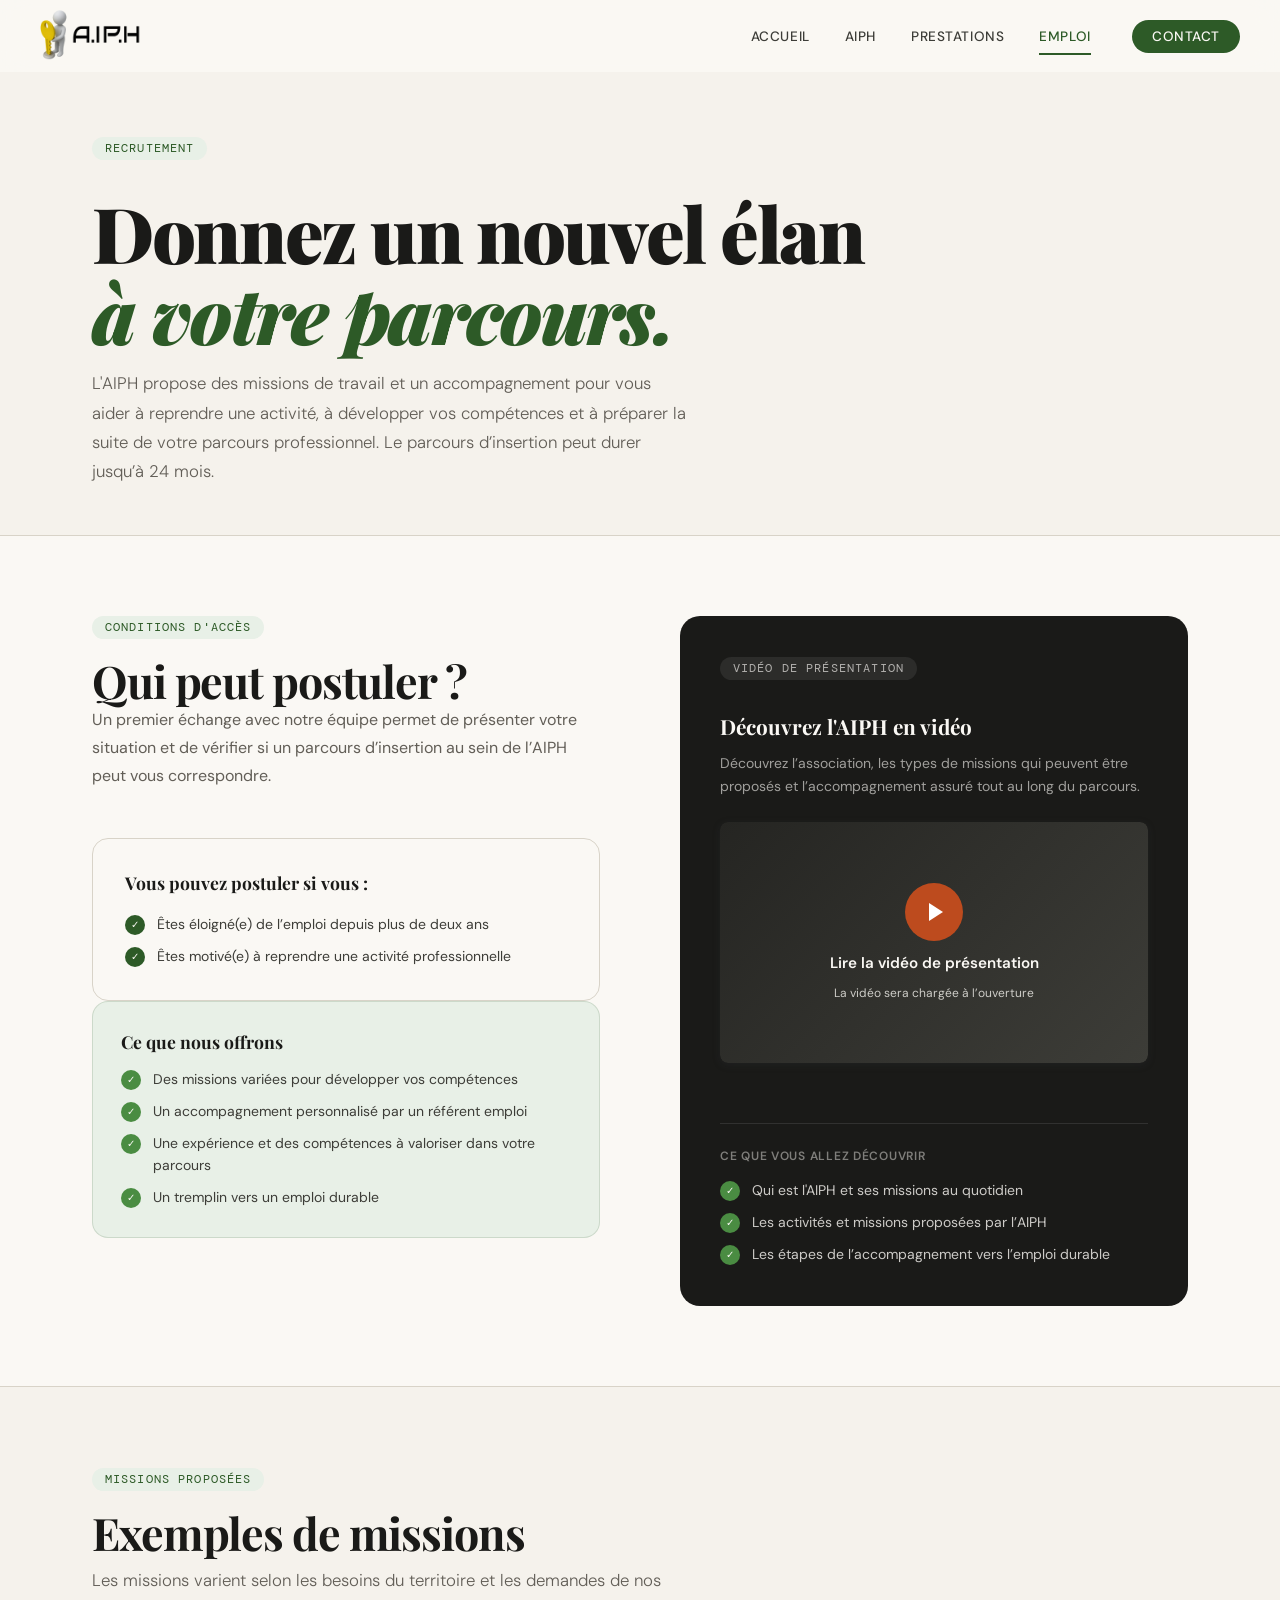
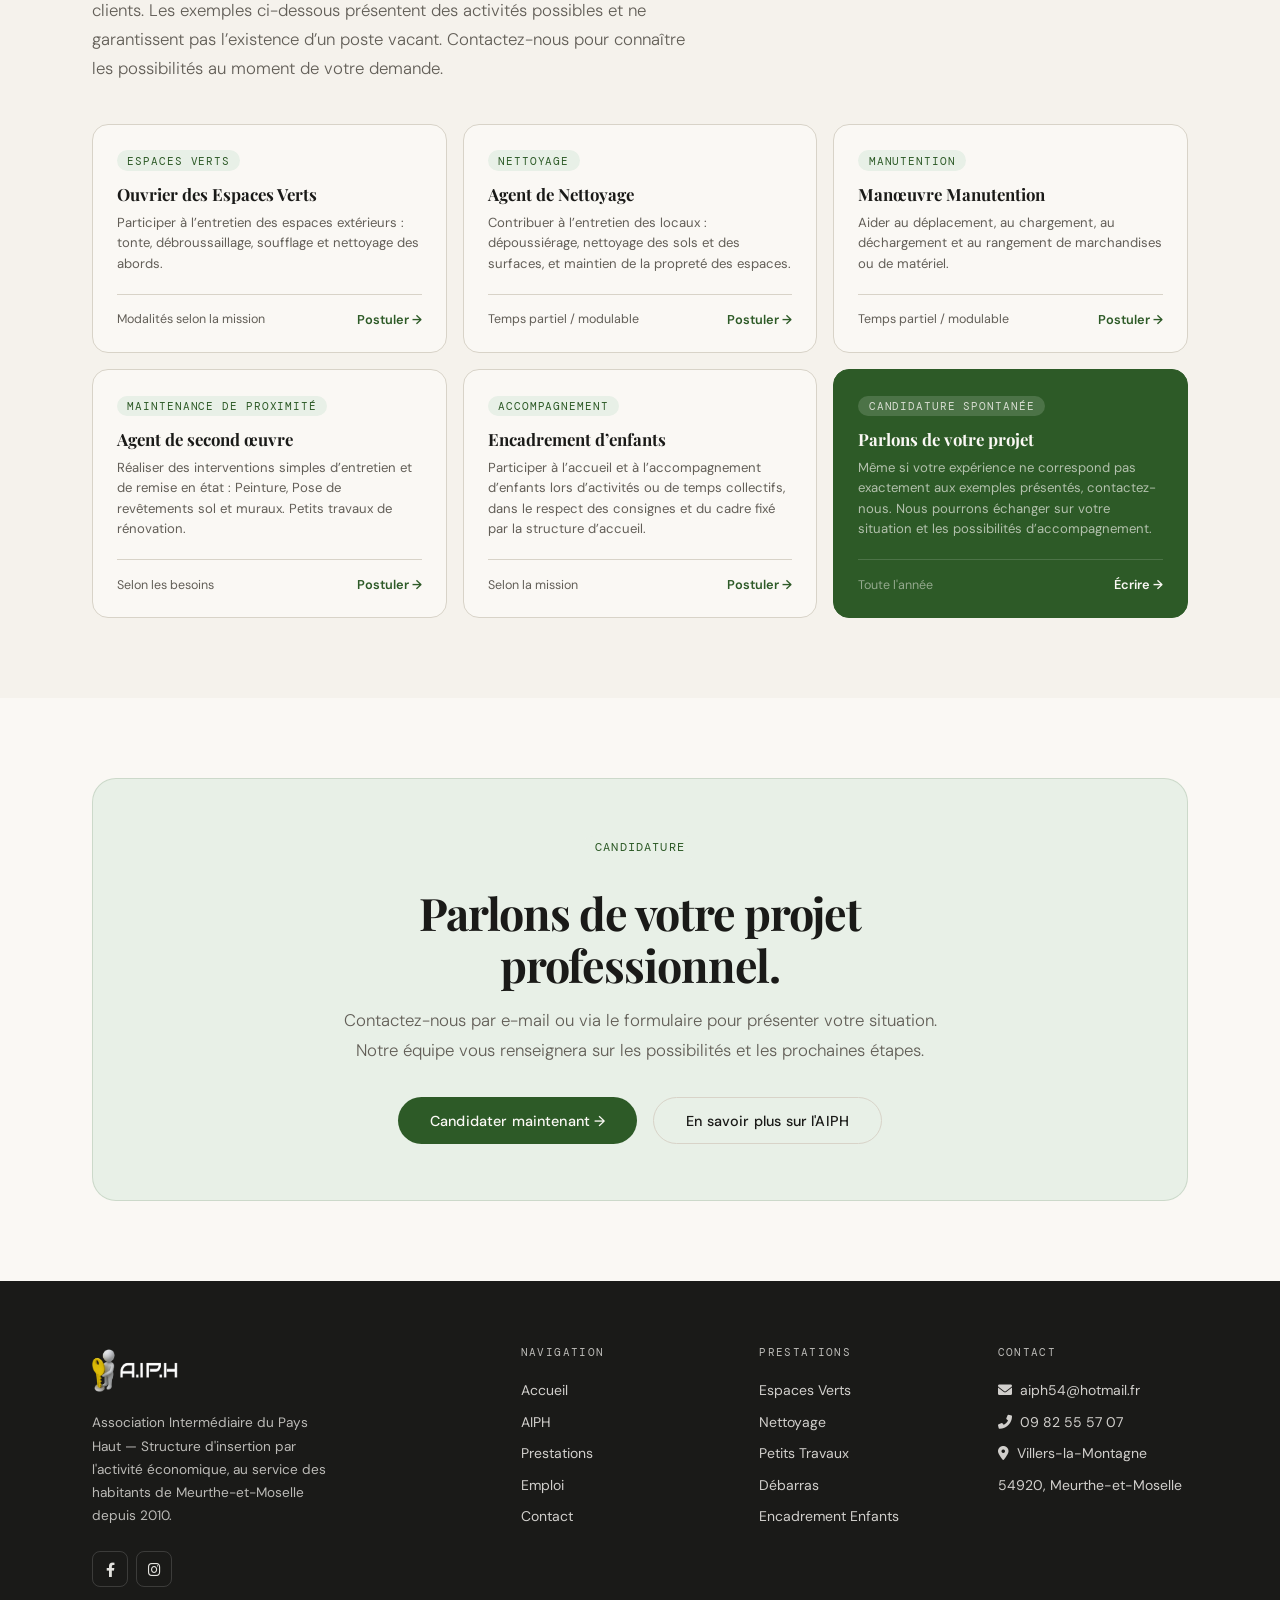
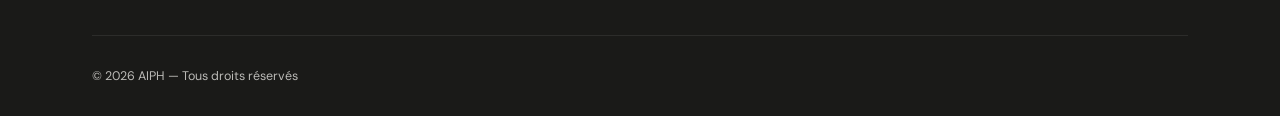
<file: emploi.html>
<!DOCTYPE html>
<html lang="fr">
<head>
<meta charset="UTF-8">
<meta name="viewport" content="width=device-width, initial-scale=1.0">
<title>AIPH — Emploi & Recrutement</title>
<meta name="description" content="Découvrez les parcours d'insertion et les missions de l'AIPH dans le Pays Haut. Contactez notre équipe pour connaître les possibilités et les conditions d'accès.">
<link rel="icon" type="image/jpeg" href="images/images.jpeg">
<link rel="preconnect" href="https://fonts.googleapis.com">
<link rel="preconnect" href="https://fonts.gstatic.com" crossorigin>
<link rel="preconnect" href="https://cdnjs.cloudflare.com" crossorigin>
<link rel="preload" href="https://cdnjs.cloudflare.com/ajax/libs/font-awesome/6.0.0-beta3/webfonts/fa-solid-900.woff2" as="font" type="font/woff2" crossorigin>
<link rel="preload" as="style" href="https://fonts.googleapis.com/css2?family=Playfair+Display:wght@400;700;900&amp;family=DM+Sans:wght@300;400;500;600&amp;family=DM+Mono:wght@400&amp;display=swap" onload="this.onload=null;this.rel='stylesheet'">
<noscript><link rel="stylesheet" href="https://fonts.googleapis.com/css2?family=Playfair+Display:wght@400;700;900&amp;family=DM+Sans:wght@300;400;500;600&amp;family=DM+Mono:wght@400&amp;display=swap"></noscript>
<link rel="stylesheet" href="style.css">
</head>
<body>
<a class="skip-link" href="#contenu">Aller au contenu principal</a>

<!-- Progress bar -->
<div class="progress-bar" id="progress"></div>

<!-- NAV -->
<nav id="nav" aria-label="Navigation principale">
  <a class="nav-logo" href="index.html">
    <img src="images/logo_aiph.webp" alt="Logo AIPH54" width="1080" height="1080" class="logo-img" decoding="async">
  </a>
  <ul class="nav-links">
    <li><a href="index.html">Accueil</a></li>
    <li><a href="aiph.html">AIPH</a></li>
    <li><a href="prestations.html">Prestations</a></li>
    <li><a href="emploi.html" class="active">Emploi</a></li>
    <li><a href="contact.html" class="nav-cta">Contact</a></li>
  </ul>
  <button class="burger" id="burger" type="button" aria-label="Ouvrir le menu" aria-controls="mobileMenu" aria-expanded="false">
    <span></span><span></span><span></span>
  </button>
</nav>

<!-- Mobile menu -->
<div class="mobile-menu" id="mobileMenu" role="navigation" aria-label="Navigation mobile" aria-hidden="true">
  <a href="index.html" onclick="closeMobile()">Accueil</a>
  <a href="aiph.html" onclick="closeMobile()">AIPH</a>
  <a href="prestations.html" onclick="closeMobile()">Prestations</a>
  <a href="emploi.html" onclick="closeMobile()">Emploi</a>
  <a href="contact.html" onclick="closeMobile()" style="color:var(--forest);font-weight:600">Contact</a>
</div>

<!-- ═══════════ PAGE WRAP ═══════════ -->
<main class="page-wrap" id="contenu">

  <!-- Hero -->
  <div class="emploi-hero">
    <div class="container">
      <div class="tag">Recrutement</div>
      <h1 class="display-title" style="margin:1rem 0">
        Donnez un nouvel élan<br>
        <em>à votre parcours.</em>
      </h1>
      <p class="lead">L'AIPH propose des missions de travail et un accompagnement pour vous aider à reprendre une activité, à développer vos compétences et à préparer la suite de votre parcours professionnel. Le parcours d’insertion peut durer jusqu’à 24 mois.</p>
    </div>
  </div>

  <!-- Conditions + Vidéo -->
  <section class="section">
    <div class="container">
      <div class="about-split" style="align-items:stretch">

        <!-- ── Colonne gauche : conditions + ce que nous offrons ── -->
        <div class="fade-up" style="display:flex;flex-direction:column">
          <div class="tag">Conditions d'accès</div>
          <h2 class="section-title">Qui peut postuler ?</h2>
          <p style="color:var(--warm-gray);line-height:1.75">
            Un premier échange avec notre équipe permet de présenter votre situation et de vérifier si un parcours d’insertion au sein de l’AIPH peut vous correspondre.
          </p>

          <!-- Card : postuler si -->
          <div class="emploi-conditions">
            <h3>Vous pouvez postuler si vous :</h3>
            <ul class="cond-list">
              <li><div class="cond-check">✓</div>Êtes éloigné(e) de l’emploi depuis plus de deux ans</li>
              <li><div class="cond-check">✓</div>Êtes motivé(e) à reprendre une activité professionnelle</li>
            </ul>
          </div>

          <!-- Card : ce que nous offrons -->
          <div style="background:var(--forest-pale);border:1px solid rgba(45,90,39,0.15);border-radius:16px;padding:1.75rem">
            <h3 style="font-family:'Playfair Display',serif;font-size:1.1rem;margin-bottom:1rem">Ce que nous offrons</h3>
            <ul class="cond-list">
              <li><div class="cond-check" style="background:var(--forest-mid)">✓</div>Des missions variées pour développer vos compétences</li>
              <li><div class="cond-check" style="background:var(--forest-mid)">✓</div>Un accompagnement personnalisé par un référent emploi</li>
              <li><div class="cond-check" style="background:var(--forest-mid)">✓</div>Une expérience et des compétences à valoriser dans votre parcours</li>
              <li><div class="cond-check" style="background:var(--forest-mid)">✓</div>Un tremplin vers un emploi durable</li>
            </ul>
          </div>
        </div>

        <!-- ── Colonne droite : vidéo + ce que vous allez découvrir ── -->
        <div class="fade-up" style="transition-delay:0.1s">
            <div class="emploi-video-card">
            
              <div>
                <div class="tag" style="background:rgba(255,255,255,0.08);color:rgba(250,248,244,0.65)">
                  Vidéo de présentation
                </div>
            
                <h3 style="font-family:'Playfair Display',serif;font-size:1.3rem;margin:1rem 0 0.75rem;color:var(--cream)">
                  Découvrez l'AIPH en vidéo
                </h3>
            
                <p style="font-size:0.875rem;opacity:0.6;line-height:1.65;margin-bottom:1.5rem">
                  Découvrez l’association, les types de missions qui peuvent être proposés et l’accompagnement assuré tout au long du parcours.
                </p>
            
                <div class="emploi-video-frame" data-video-src="https://www.canva.com/design/DAEu3Gf3qZU/watch?embed">
                  <button class="emploi-video-launch" type="button" aria-label="Charger la vidéo de présentation de l’AIPH">
                    <span class="emploi-video-play" aria-hidden="true"></span>
                    <span class="emploi-video-launch-label">Lire la vidéo de présentation</span>
                    <span class="emploi-video-launch-note">La vidéo sera chargée à l’ouverture</span>
                  </button>
                </div>
              </div>
            
              <div class="emploi-video-topics">
                <h4>
                  Ce que vous allez découvrir
                </h4>
            
                <ul class="cond-list">
                  <li style="color:rgba(250,248,244,0.8)">
                    <div class="cond-check" style="background:var(--forest-mid)">✓</div>
                    Qui est l'AIPH et ses missions au quotidien
                  </li>
                  <li style="color:rgba(250,248,244,0.8)">
                    <div class="cond-check" style="background:var(--forest-mid)">✓</div>
                    Les activités et missions proposées par l’AIPH
                  </li>
                  <li style="color:rgba(250,248,244,0.8)">
                    <div class="cond-check" style="background:var(--forest-mid)">✓</div>
                    Les étapes de l’accompagnement vers l’emploi durable
                  </li>
                </ul>
              </div>
            </div>
          </div>
        </div>

      </div>
    </div>
  </section>

  <!-- Missions -->
  <section class="section" style="background:var(--stone);border-top:1px solid var(--border)">
    <div class="container">
      <div class="tag">Missions proposées</div>
      <h2 class="section-title" style="margin-bottom:0.5rem">Exemples de missions</h2>
      <p class="lead" style="margin-bottom:0">Les missions varient selon les besoins du territoire et les demandes de nos clients. Les exemples ci-dessous présentent des activités possibles et ne garantissent pas l’existence d’un poste vacant. Contactez-nous pour connaître les possibilités au moment de votre demande.</p>
      <div class="jobs-grid">
        <div class="job-card fade-up">
          <span class="job-type">Espaces Verts</span>
          <h3>Ouvrier des Espaces Verts</h3>
          <p>Participer à l’entretien des espaces extérieurs : tonte, débroussaillage, soufflage et nettoyage des abords.</p>
          <div class="job-footer">
            <span>Modalités selon la mission</span>
            <a class="job-apply" href="contact.html">Postuler →</a>
          </div>
        </div>
        <div class="job-card fade-up" style="transition-delay:0.06s">
          <span class="job-type">Nettoyage</span>
          <h3>Agent de Nettoyage</h3>
          <p>Contribuer à l’entretien des locaux : dépoussiérage, nettoyage des sols et des surfaces, et maintien de la propreté des espaces.</p>
          <div class="job-footer">
            <span>Temps partiel / modulable</span>
            <a class="job-apply" href="contact.html">Postuler →</a>
          </div>
        </div>
        <div class="job-card fade-up" style="transition-delay:0.12s">
          <span class="job-type">Manutention</span>
          <h3>Manœuvre Manutention</h3>
          <p>Aider au déplacement, au chargement, au déchargement et au rangement de marchandises ou de matériel.</p>
          <div class="job-footer">
            <span>Temps partiel / modulable</span>
            <a class="job-apply" href="contact.html">Postuler →</a>
          </div>
        </div>
        <div class="job-card fade-up" style="transition-delay:0.18s">
          <span class="job-type">Maintenance de proximité</span>
          <h3>Agent de second œuvre</h3>
          <p>Réaliser des interventions simples d’entretien et de remise en état : Peinture, Pose de revêtements sol et muraux. Petits travaux de rénovation.</p>
          <div class="job-footer">
            <span>Selon les besoins</span>
            <a class="job-apply" href="contact.html">Postuler →</a>
          </div>
        </div>
        <div class="job-card fade-up" style="transition-delay:0.24s">
          <span class="job-type">Accompagnement</span>
          <h3>Encadrement d’enfants</h3>
          <p>Participer à l’accueil et à l’accompagnement d’enfants lors d’activités ou de temps collectifs, dans le respect des consignes et du cadre fixé par la structure d’accueil.</p>
          <div class="job-footer">
            <span>Selon la mission</span>
            <a class="job-apply" href="contact.html">Postuler →</a>
          </div>
        </div>
        <div class="job-card fade-up" style="background:var(--forest);border-color:var(--forest);cursor:default;transition-delay:0.3s">
          <span class="job-type" style="background:rgba(255,255,255,0.15);color:rgba(250,248,244,0.8)">Candidature spontanée</span>
          <h3 style="color:var(--cream)">Parlons de votre projet</h3>
          <p style="color:rgba(250,248,244,0.65)">Même si votre expérience ne correspond pas exactement aux exemples présentés, contactez-nous. Nous pourrons échanger sur votre situation et les possibilités d’accompagnement.</p>
          <div class="job-footer" style="border-top-color:rgba(255,255,255,0.15)">
            <span style="color:rgba(250,248,244,0.5)">Toute l'année</span>
            <a class="job-apply" style="color:var(--cream)" href="contact.html">Écrire →</a>
          </div>
        </div>
      </div>
    </div>
  </section>

  <!-- CTA -->
  <section class="section">
    <div class="container">
      <div style="background:var(--forest-pale);border:1px solid rgba(45,90,39,0.15);border-radius:24px;padding:3.5rem;text-align:center">
        <div class="tag">Candidature</div>
        <h2 class="section-title" style="margin:0.75rem auto 1rem;max-width:500px">Parlons de votre projet professionnel.</h2>
        <p class="lead" style="margin:0 auto 2rem;text-align:center">Contactez-nous par e-mail ou via le formulaire pour présenter votre situation. Notre équipe vous renseignera sur les possibilités et les prochaines étapes.</p>
        <div style="display:flex;gap:1rem;justify-content:center;flex-wrap:wrap">
          <a class="btn btn-primary" href="contact.html">Candidater maintenant →</a>
          <a class="btn btn-outline" href="aiph.html">En savoir plus sur l'AIPH</a>
        </div>
      </div>
    </div>
  </section>

</main>
<!-- END PAGE WRAP -->

<!-- FOOTER -->
<footer>
  <div class="container">
    <div class="footer-top">
      <div class="footer-brand">
          <a class="nav-logo" href="index.html">
            <img src="images/logo_aiph_blanc.webp" alt="Logo AIPH54" width="1043" height="570" class="logo-img-footer" loading="lazy" decoding="async">
          </a>
        <p>Association Intermédiaire du Pays Haut — Structure d'insertion par l'activité économique, au service des habitants de Meurthe-et-Moselle depuis 2010.</p>
        <div class="footer-socials">
          <a class="social-btn" href="https://www.facebook.com/Associationaiph/" target="_blank" rel="noopener" title="Facebook"><i class="fab fa-facebook-f"></i></a>
          <a class="social-btn" href="https://www.instagram.com/aiph.54/" target="_blank" rel="noopener" title="Instagram"><i class="fab fa-instagram"></i></a>
        </div>
      </div>
      <div class="footer-col">
        <p class="footer-heading">Navigation</p>
        <ul>
          <li><a href="index.html">Accueil</a></li>
          <li><a href="aiph.html">AIPH</a></li>
          <li><a href="prestations.html">Prestations</a></li>
          <li><a href="emploi.html">Emploi</a></li>
          <li><a href="contact.html">Contact</a></li>
        </ul>
      </div>
      <div class="footer-col">
        <p class="footer-heading">Prestations</p>
        <ul>
          <li><a href="prestations.html">Espaces Verts</a></li>
          <li><a href="prestations.html">Nettoyage</a></li>
          <li><a href="prestations.html">Petits Travaux</a></li>
          <li><a href="prestations.html">Débarras</a></li>
          <li><a href="prestations.html">Encadrement Enfants</a></li>
        </ul>
      </div>
      <div class="footer-col">
        <p class="footer-heading">Contact</p>
        <ul>
          <li><a><i class="fas fa-envelope" style="margin-right: 8px;"></i>aiph54@hotmail.fr</a></li>
          <li><a><i class="fas fa-phone-alt" style="margin-right: 8px;"></i>09 82 55 57 07</a></li>
          <li><a><i class="fas fa-map-marker-alt" style="margin-right: 8px;"></i>Villers-la-Montagne</a></li>
          <li><a>54920, Meurthe-et-Moselle</a></li>
        </ul>
      </div>
    </div>
    <div class="footer-bottom">
      <p>© 2026 AIPH — Tous droits réservés</p>
    </div>
  </div>
</footer>

<script src="main.js" defer></script>
</body>
</html>
</file>
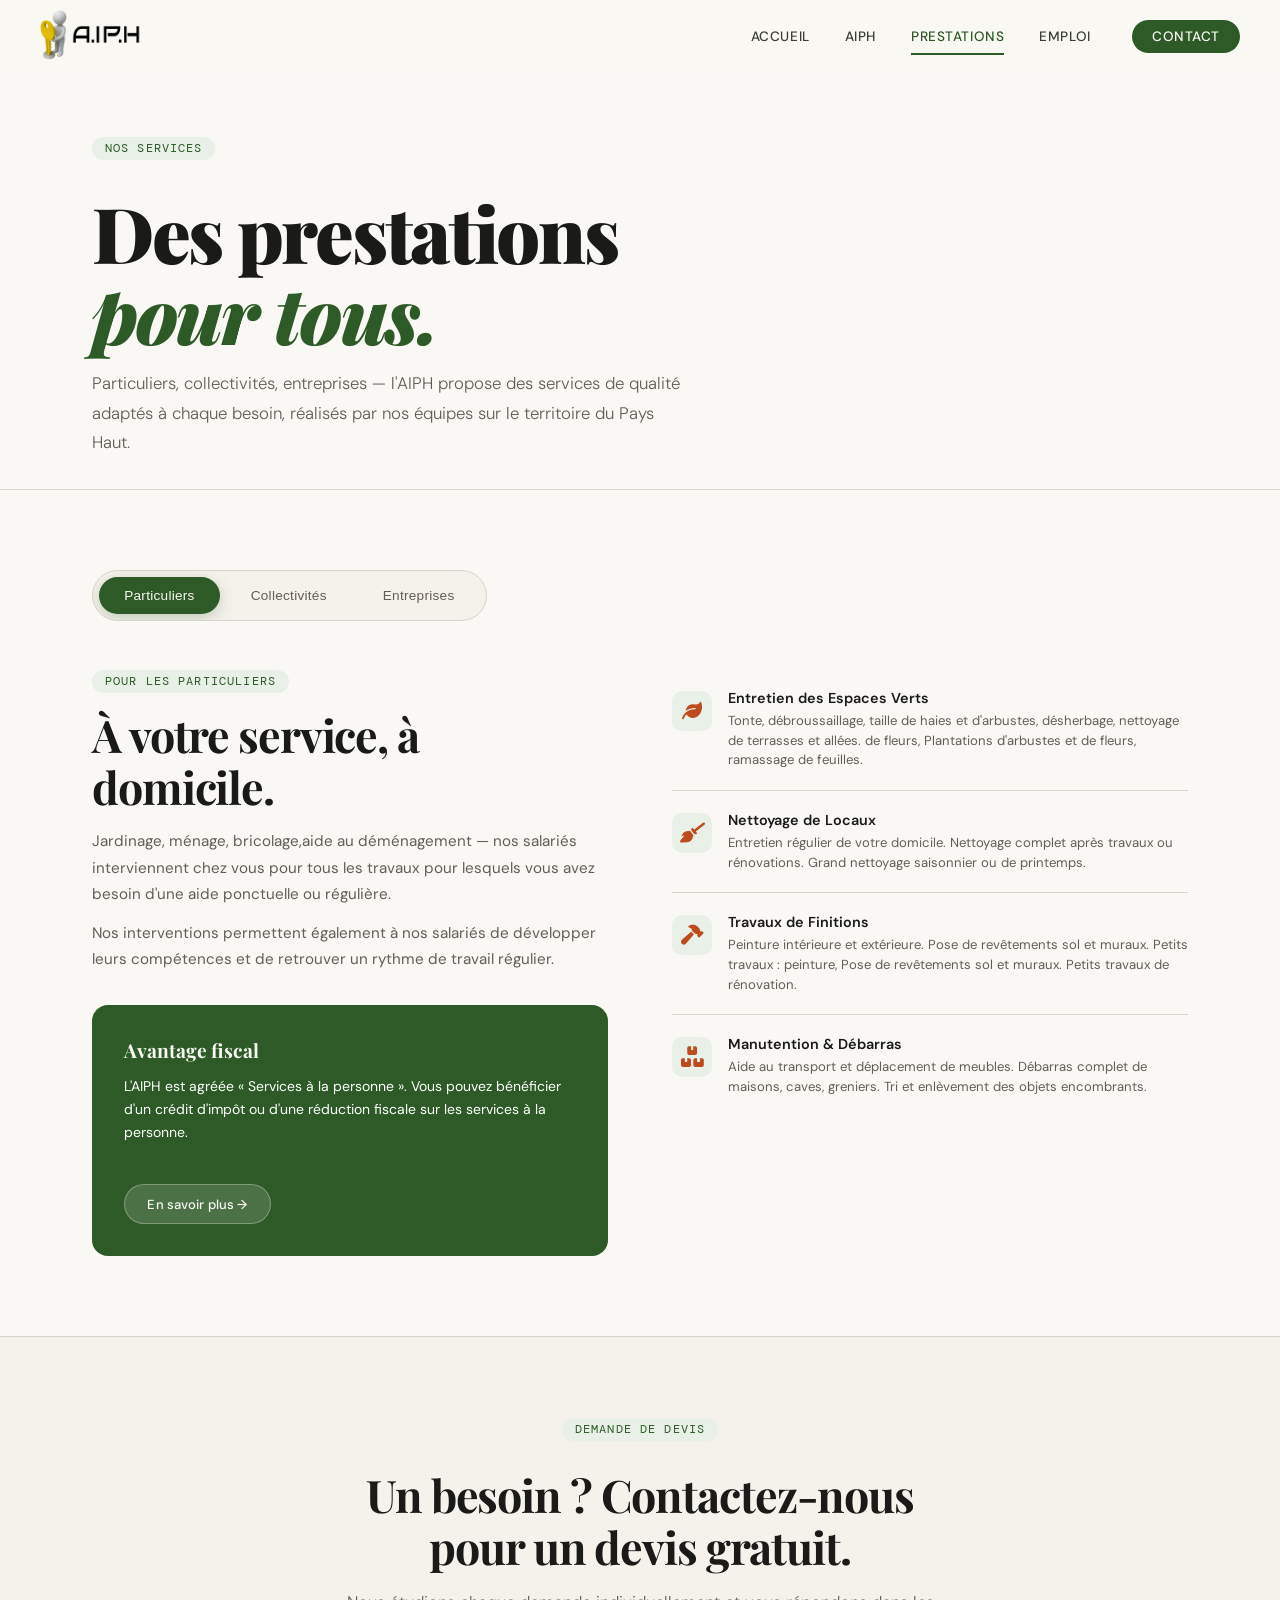
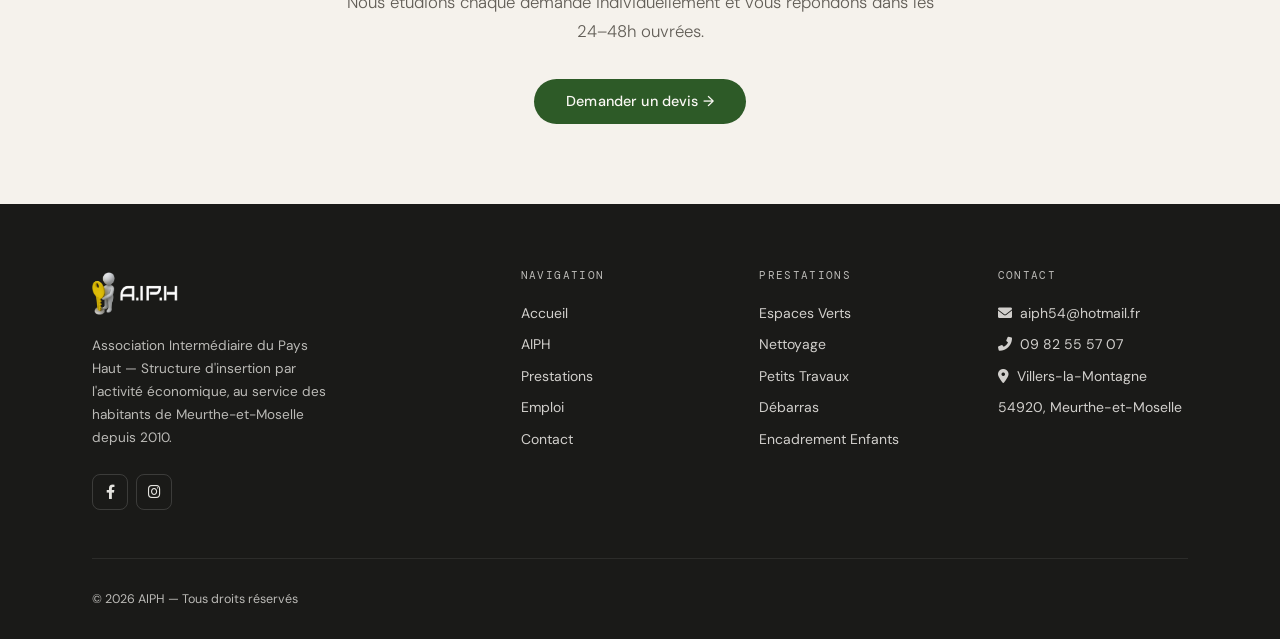
<file: prestations.html>
<!DOCTYPE html>
<html lang="fr">
<head>
<meta charset="UTF-8">
<meta name="viewport" content="width=device-width, initial-scale=1.0">
<title>AIPH — Prestations</title>
<meta name="description" content="Espaces verts, nettoyage, petits travaux et manutention : découvrez les prestations de l'AIPH pour les particuliers, collectivités et entreprises du Pays Haut.">
<link rel="icon" type="image/jpeg" href="images/images.jpeg">
<link rel="preconnect" href="https://fonts.googleapis.com">
<link rel="preconnect" href="https://fonts.gstatic.com" crossorigin>
<link rel="preconnect" href="https://cdnjs.cloudflare.com" crossorigin>
<link rel="preload" href="https://cdnjs.cloudflare.com/ajax/libs/font-awesome/6.0.0-beta3/webfonts/fa-solid-900.woff2" as="font" type="font/woff2" crossorigin>
<link rel="preload" as="style" href="https://fonts.googleapis.com/css2?family=Playfair+Display:wght@400;700;900&amp;family=DM+Sans:wght@300;400;500;600&amp;family=DM+Mono:wght@400&amp;display=swap" onload="this.onload=null;this.rel='stylesheet'">
<noscript><link rel="stylesheet" href="https://fonts.googleapis.com/css2?family=Playfair+Display:wght@400;700;900&amp;family=DM+Sans:wght@300;400;500;600&amp;family=DM+Mono:wght@400&amp;display=swap"></noscript>
<link rel="stylesheet" href="style.css">
</head>
<body>
<a class="skip-link" href="#contenu">Aller au contenu principal</a>

<!-- Progress bar -->
<div class="progress-bar" id="progress"></div>

<!-- NAV -->
<nav id="nav" aria-label="Navigation principale">
  <a class="nav-logo" href="index.html">
    <img src="images/logo_aiph.webp" alt="Logo AIPH54" width="1080" height="1080" class="logo-img" decoding="async">
  </a>
  <ul class="nav-links">
    <li><a href="index.html">Accueil</a></li>
    <li><a href="aiph.html">AIPH</a></li>
    <li><a href="prestations.html" class="active">Prestations</a></li>
    <li><a href="emploi.html">Emploi</a></li>
    <li><a href="contact.html" class="nav-cta">Contact</a></li>
  </ul>
  <button class="burger" id="burger" type="button" aria-label="Ouvrir le menu" aria-controls="mobileMenu" aria-expanded="false">
    <span></span><span></span><span></span>
  </button>
</nav>

<!-- Mobile menu -->
<div class="mobile-menu" id="mobileMenu" role="navigation" aria-label="Navigation mobile" aria-hidden="true">
  <a href="index.html" onclick="closeMobile()">Accueil</a>
  <a href="aiph.html" onclick="closeMobile()">AIPH</a>
  <a href="prestations.html" onclick="closeMobile()">Prestations</a>
  <a href="emploi.html" onclick="closeMobile()">Emploi</a>
  <a href="contact.html" onclick="closeMobile()" style="color:var(--forest);font-weight:600">Contact</a>
</div>

<!-- ═══════════ PAGE WRAP ═══════════ -->
<main class="page-wrap" id="contenu">

  <!-- Hero -->
  <div class="presta-hero">
    <div class="container">
      <div class="tag">Nos services</div>
      <h1 class="display-title" style="margin:1rem 0">
        Des prestations<br>
        <em>pour tous.</em>
      </h1>
      <p class="lead">Particuliers, collectivités, entreprises — l'AIPH propose des services de qualité adaptés à chaque besoin, réalisés par nos équipes sur le territoire du Pays Haut.</p>
    </div>
  </div>

  <!-- Tabs -->
  <section class="section">
    <div class="container">
      <div class="presta-tabs">
        <button class="presta-tab active" data-panel="particuliers">Particuliers</button>
        <button class="presta-tab" data-panel="collectivites">Collectivités</button>
        <button class="presta-tab" data-panel="entreprises">Entreprises</button>
      </div>

      <!-- Particuliers -->
      <div class="presta-panel active" id="panel-particuliers">
        <div class="presta-info fade-up">
          <div class="tag">Pour les particuliers</div>
          <h2 class="section-title">À votre service, à domicile.</h2>
          <p>Jardinage, ménage, bricolage,aide au déménagement — nos salariés interviennent chez vous pour tous les travaux pour lesquels vous avez besoin d'une aide ponctuelle ou régulière.</p>
          <p>Nos interventions permettent également à nos salariés de développer leurs compétences et de retrouver un rythme de travail régulier.</p>
          <div class="presta-highlight">
            <h3>Avantage fiscal</h3>
            <p>L'AIPH est agréée « Services à la personne ». Vous pouvez bénéficier d'un crédit d'impôt ou d'une réduction fiscale sur les services à la personne.</p>
            <a class="btn" href="contact.html">En savoir plus →</a>
          </div>
        </div>
        <ul class="presta-items fade-up">
          <li class="presta-item">
            <div class="presta-item-icon"><i class="fas fa-leaf service-icon"></i></div>
            <div>
              <h3>Entretien des Espaces Verts</h3>
              <p>Tonte, débroussaillage, taille de haies et d'arbustes, désherbage, nettoyage de terrasses et allées. de fleurs, Plantations d'arbustes et de fleurs, ramassage de feuilles.</p>
            </div>
          </li>
          <li class="presta-item">
            <div class="presta-item-icon"><i class="fas fa-broom service-icon"></i></div>
            <div>
              <h3>Nettoyage de Locaux</h3>
              <p>Entretien régulier de votre domicile. Nettoyage complet après travaux ou rénovations. Grand nettoyage saisonnier ou de printemps.</p>
            </div>
          </li>
          <li class="presta-item">
            <div class="presta-item-icon"><i class="fas fa-hammer service-icon"></i></div>
            <div>
              <h3>Travaux de Finitions</h3>
              <p>Peinture intérieure et extérieure. Pose de revêtements sol et muraux. Petits travaux : peinture, Pose de revêtements sol et muraux. Petits travaux de rénovation.</p>
            </div>
          </li>
          <li class="presta-item">
            <div class="presta-item-icon"><i class="fas fa-boxes service-icon"></i></div>
            <div>
              <h3>Manutention & Débarras</h3>
              <p>Aide au transport et déplacement de meubles. Débarras complet de maisons, caves, greniers. Tri et enlèvement des objets encombrants.</p>
            </div>
          </li>
        </ul>
      </div>

      <!-- Collectivités -->
      <div class="presta-panel" id="panel-collectivites">
        <div class="presta-info fade-up">
          <div class="tag">Pour les collectivités</div>
          <h2 class="section-title">Partenaire de vos territoires.</h2>
          <p>Mairies, CCAS, associations locales — l'AIPH intervient pour l'entretien de vos espaces publics, le nettoyage de vos locaux et l'aide au développement de vos actions sociales.</p>
          <p>Nous sommes une structure conventionnée, ce qui facilite vos démarches administratives et vous garantit un interlocuteur de confiance.</p>
          <div class="presta-highlight">
            <h3>Structure conventionnée</h3>
            <p>En tant qu'Association Intermédiaire, nous pouvons répondre à vos marchés publics simplifiés et vous proposer des devis adaptés.</p>
            <a class="btn" href="contact.html">Obtenir un devis →</a>
          </div>
        </div>
        <ul class="presta-items fade-up">
          <li class="presta-item">
            <div class="presta-item-icon"><i class="fas fa-leaf service-icon"></i></div>
            <div>
              <h3>Entretien Espaces Publics</h3>
              <p>Salarié absent, besoin d’aide aux services techniques ou espaces verts.</p>
            </div>
          </li>
          <li class="presta-item">
            <div class="presta-item-icon"><i class="fas fa-broom service-icon"></i></div>
            <div>
              <h3>Nettoyage de Bâtiments</h3>
              <p>Entretien régulier de vos salles communales, écoles, médiathèques et autres bâtiments publics.</p>
            </div>
          </li>
          <li class="presta-item">
            <div class="presta-item-icon"><i class="fas fa-child service-icon"></i></div>
            <div>
              <h3>Encadrement Périscolaire</h3>
              <p>Aide aux devoirs, animations et encadrement d'enfants pour vos structures périscolaires.</p>
            </div>
          </li>
          <li class="presta-item">
            <div class="presta-item-icon"><i class="fas fa-boxes service-icon"></i></div>
            <div>
              <h3>Manutention & Événements</h3>
              <p>Mise en place, débarras et manutention pour vos événements et manifestations locales.</p>
            </div>
          </li>
        </ul>
      </div>

      <!-- Entreprises -->
      <div class="presta-panel" id="panel-entreprises">
        <div class="presta-info fade-up">
          <div class="tag">Pour les entreprises</div>
          <h2 class="section-title">Externalisez sereinement.</h2>
          <p>TPE, PME, artisans — confiez-nous vos tâches d'entretien et de nettoyage pour vous concentrer sur votre cœur de métier. Nous intervenons en dehors de vos horaires de travail sur demande.</p>
          <p>En faisant appel à l'AIPH, vous participez aussi à l'insertion professionnelle locale, un engagement RSE concret et valorisable.</p>
          <div class="presta-highlight">
            <h3>Engagement RSE</h3>
            <p>En choisissant l'AIPH, vous soutenez l'emploi local et l'insertion professionnelle dans le Pays Haut. Un partenariat économique et humain.</p>
            <a class="btn" href="contact.html">Nous contacter →</a>
          </div>
        </div>
        <ul class="presta-items fade-up">
          <li class="presta-item">
            <div class="presta-item-icon"><i class="fas fa-leaf service-icon"></i></div>
            <div>
              <h3>Espaces Verts d'Entreprise</h3>
              <p>Entretien de vos abords, parkings, jardins et espaces paysagers.</p>
            </div>
          </li>
          <li class="presta-item">
            <div class="presta-item-icon"><i class="fas fa-broom service-icon"></i></div>
            <div>
              <h3>Nettoyage de Locaux Professionnels</h3>
              <p>Bureaux, ateliers, showrooms — entretien régulier ou ponctuel selon vos besoins.</p>
            </div>
          </li>
          <li class="presta-item">
            <div class="presta-item-icon"><i class="fas fa-hammer service-icon"></i></div>
            <div>
              <h3>Petits Travaux & Rénovation</h3>
              <p>Peinture, revêtements, finitions légères pour vos locaux professionnels.</p>
            </div>
          </li>
          <li class="presta-item">
            <div class="presta-item-icon"><i class="fas fa-boxes service-icon"></i></div>
            <div>
              <h3>Manutention & Logistique</h3>
              <p>Aide au déménagement, débarras de locaux, rangement d'entrepôts.</p>
            </div>
          </li>
        </ul>
      </div>
    </div>
  </section>

  <!-- CTA -->
  <section class="section" style="background:var(--stone);border-top:1px solid var(--border)">
    <div class="container text-center">
      <div class="tag">Demande de devis</div>
      <h2 class="section-title" style="margin:0.75rem auto 1rem;max-width:550px">Un besoin ? Contactez-nous pour un devis gratuit.</h2>
      <p class="lead" style="margin:0 auto 2rem;text-align:center">Nous étudions chaque demande individuellement et vous répondons dans les 24–48h ouvrées.</p>
      <a class="btn btn-primary" href="contact.html">Demander un devis →</a>
    </div>
  </section>

</main>
<!-- END PAGE WRAP -->

<!-- FOOTER -->
<footer>
  <div class="container">
    <div class="footer-top">
      <div class="footer-brand">
          <a class="nav-logo" href="index.html">
            <img src="images/logo_aiph_blanc.webp" alt="Logo AIPH54" width="1043" height="570" class="logo-img-footer" loading="lazy" decoding="async">
          </a>
        <p>Association Intermédiaire du Pays Haut — Structure d'insertion par l'activité économique, au service des habitants de Meurthe-et-Moselle depuis 2010.</p>
        <div class="footer-socials">
          <a class="social-btn" href="https://www.facebook.com/Associationaiph/" target="_blank" rel="noopener" title="Facebook"><i class="fab fa-facebook-f"></i></a>
          <a class="social-btn" href="https://www.instagram.com/aiph.54/" target="_blank" rel="noopener" title="Instagram"><i class="fab fa-instagram"></i></a>
        </div>
      </div>
      <div class="footer-col">
        <p class="footer-heading">Navigation</p>
        <ul>
          <li><a href="index.html">Accueil</a></li>
          <li><a href="aiph.html">AIPH</a></li>
          <li><a href="prestations.html">Prestations</a></li>
          <li><a href="emploi.html">Emploi</a></li>
          <li><a href="contact.html">Contact</a></li>
        </ul>
      </div>
      <div class="footer-col">
        <p class="footer-heading">Prestations</p>
        <ul>
          <li><a href="prestations.html">Espaces Verts</a></li>
          <li><a href="prestations.html">Nettoyage</a></li>
          <li><a href="prestations.html">Petits Travaux</a></li>
          <li><a href="prestations.html">Débarras</a></li>
          <li><a href="prestations.html">Encadrement Enfants</a></li>
        </ul>
      </div>
      <div class="footer-col">
        <p class="footer-heading">Contact</p>
        <ul>
          <li><a><i class="fas fa-envelope" style="margin-right: 8px;"></i>aiph54@hotmail.fr</a></li>
          <li><a><i class="fas fa-phone-alt" style="margin-right: 8px;"></i>09 82 55 57 07</a></li>
          <li><a><i class="fas fa-map-marker-alt" style="margin-right: 8px;"></i>Villers-la-Montagne</a></li>
          <li><a>54920, Meurthe-et-Moselle</a></li>
        </ul>
      </div>
    </div>
    <div class="footer-bottom">
      <p>© 2026 AIPH — Tous droits réservés</p>
    </div>
  </div>
</footer>

<script src="main.js" defer></script>
</body>
</html>
</file>
<file: style.css>
*, *::before, *::after { box-sizing: border-box; margin: 0; padding: 0; }

:root {
  --ink: #1a1a18;
  --ink-light: #3d3d38;
  --forest: #2d5a27;
  --forest-mid: #4a8c42;
  --forest-pale: #e8f0e7;
  --stone: #f5f2ec;
  --cream: #faf8f4;
  --warm-gray: #625e57;
  --border: #d8d3c8;
  --accent: #bd4b1e;
  --white: #ffffff;
  --nav-h: 72px;
}

html { scroll-behavior: smooth; }

body {
  font-family: 'DM Sans', sans-serif;
  background: var(--cream);
  color: var(--ink);
  min-height: 100vh;
  max-width: 100%;
  overflow-x: hidden;
}

/* ── ACCESSIBILITÉ ── */
.skip-link {
  position: absolute;
  top: 0.5rem;
  left: 0.5rem;
  z-index: 200;
  padding: 0.75rem 1rem;
  background: var(--cream);
  color: var(--ink);
  border: 2px solid var(--forest);
  border-radius: 8px;
  text-decoration: none;
  transform: translateY(-160%);
}
.skip-link:focus { transform: translateY(0); }

/* ── NAV ── */
nav {
  position: fixed; top: 0; left: 0; right: 0; z-index: 100;
  height: var(--nav-h);
  background: rgba(250,248,244,0.84);
  -webkit-backdrop-filter: blur(14px) saturate(150%);
  backdrop-filter: blur(14px) saturate(150%);
  border-bottom: 0;
  box-shadow: 0 4px 16px rgba(26,36,28,0.05);
  display: flex; align-items: center;
  padding: 0 2.5rem;
  transition: background 0.35s ease, border-color 0.35s ease, box-shadow 0.35s ease;
}
.logo-img {
  height: 110px;
  width: auto;
  display: block;
}
.logo-img-footer {
  height: 50px;
  width: auto;
  display: block;
}
.nav-links {
  margin-left: auto;
  display: flex; gap: 0;
  list-style: none;
}
.nav-links li a {
  display: block;
  padding: 0.5rem 1.1rem;
  font-size: 0.85rem;
  font-weight: 500;
  letter-spacing: 0.04em;
  text-transform: uppercase;
  color: var(--ink-light);
  text-decoration: none;
  position: relative;
  transition: color 0.2s;
}
.nav-links li a::after {
  content: '';
  position: absolute; bottom: -2px; left: 1.1rem; right: 1.1rem;
  height: 2px; background: var(--forest);
  transform: scaleX(0); transform-origin: left;
  transition: transform 0.25s ease;
}
.nav-links li a:hover { color: var(--forest); }
.nav-links li a:hover::after,
.nav-links li a.active::after { transform: scaleX(1); }
.nav-links li a.active { color: var(--forest); }
.nav-cta {
  margin-left: 1.5rem;
  background: var(--forest) !important;
  color: var(--cream) !important;
  padding: 0.5rem 1.25rem !important;
  border-radius: 2rem;
  transition: background 0.2s !important;
}
.nav-cta:hover { background: var(--forest-mid) !important; color: var(--cream) !important; }
.nav-cta::after { display: none !important; }

.burger {
  display: none;
  flex-direction: column; gap: 5px;
  cursor: pointer; margin-left: auto;
  background: none; border: none; padding: 4px;
}
.burger span { display: block; width: 24px; height: 2px; background: var(--ink); transition: 0.3s; }

@media (max-width: 768px) {
  .logo-img { height: 90px; }
}

.mobile-menu {
  display: none;
  position: fixed; top: var(--nav-h); left: 0; right: 0;
  background: var(--cream);
  border-bottom: 1px solid var(--border);
  z-index: 99;
  padding: 1rem;
  flex-direction: column; gap: 0.25rem;
  box-shadow: 0 8px 24px rgba(0,0,0,0.08);
}
.mobile-menu.open { display: flex; }
.mobile-menu a {
  padding: 0.75rem 1rem;
  font-size: 0.9rem;
  font-weight: 500;
  color: var(--ink);
  text-decoration: none;
  border-radius: 10px;
  cursor: pointer;
  display: block;
  letter-spacing: 0.02em;
}
.mobile-menu a:hover { background: var(--stone); }

.progress-bar {
  position: fixed; top: var(--nav-h); left: 0; height: 2px;
  background: var(--forest);
  border: 0;
  box-shadow: none;
  z-index: 98;
  transition: width 0.1s linear;
  width: 0;
}

/* ── LAYOUT ── */
.page-wrap { padding-top: var(--nav-h); min-height: 100vh; }
.container { max-width: 1160px; margin: 0 auto; padding: 0 2rem; }
.section { padding: 5rem 0; }
.section-sm { padding: 3rem 0; }

/* ── TAGS ── */
.tag {
  display: inline-block;
  font-family: 'DM Mono', monospace;
  font-size: 0.72rem;
  letter-spacing: 0.1em;
  text-transform: uppercase;
  color: var(--forest);
  background: var(--forest-pale);
  padding: 0.25rem 0.8rem;
  border-radius: 2rem;
  margin-bottom: 1rem;
  align-self: flex-start;
}

/* ── TYPOGRAPHY ── */
h1, h2, h3, h4 { font-family: 'Playfair Display', serif; }

.display-title {
  font-size: clamp(2.8rem, 6vw, 5.5rem);
  font-weight: 900;
  line-height: 1.05;
  letter-spacing: -0.03em;
  color: var(--ink);
}
.display-title em { font-style: italic; color: var(--forest); }

.section-title {
  font-size: clamp(1.8rem, 3.5vw, 2.8rem);
  font-weight: 700;
  letter-spacing: -0.025em;
  color: var(--ink);
  line-height: 1.15;
}

.lead {
  font-size: 1.05rem;
  font-weight: 300;
  color: var(--warm-gray);
  line-height: 1.75;
  max-width: 600px;
}

/* ── BUTTONS ── */
.btn {
  display: inline-flex; align-items: center; gap: 0.5rem;
  padding: 0.85rem 2rem;
  border-radius: 2rem;
  font-family: 'DM Sans', sans-serif;
  font-size: 0.9rem;
  font-weight: 500;
  text-decoration: none;
  cursor: pointer;
  border: none;
  transition: all 0.25s;
  letter-spacing: 0.01em;
}
.btn-primary { background: var(--forest); color: var(--cream); }
.btn-primary:hover {
  background: var(--forest-mid);
  transform: translateY(-2px);
  box-shadow: 0 8px 24px rgba(45,90,39,0.3);
}
.btn-outline {
  background: transparent; color: var(--ink);
  border: 1.5px solid var(--border);
}
.btn-outline:hover {
  border-color: var(--forest); color: var(--forest);
  transform: translateY(-2px);
}
.btn-accent { background: var(--accent); color: var(--white); }
.btn-accent:hover {
  background: #a33b16;
  transform: translateY(-2px);
  box-shadow: 0 8px 24px rgba(232,112,58,0.3);
}

/* ── HERO SIMPLIFIÉ ── */
.hero-simple {
  position: relative;
  min-height: calc(100vh - var(--nav-h));
  display: flex;
  align-items: center;
  overflow: hidden;
  background: var(--stone);
}

/* Décoration : grand "AIPH" fantôme + gradient subtil */
.hero-simple::before {
  content: 'AIPH';
  position: absolute;
  right: -0.05em;
  top: 50%;
  transform: translateY(-50%);
  font-family: 'Playfair Display', serif;
  font-size: 30vw;
  font-weight: 900;
  color: rgba(45,90,39,0.045);
  line-height: 1;
  user-select: none;
  pointer-events: none;
  letter-spacing: -0.04em;
}

.hero-simple::after {
  content: '';
  position: absolute;
  inset: 0;
  background:
    radial-gradient(ellipse 55% 70% at 5% 60%, rgba(45,90,39,0.06) 0%, transparent 60%),
    radial-gradient(ellipse 40% 50% at 100% 0%, rgba(232,112,58,0.05) 0%, transparent 55%);
  pointer-events: none;
}

.hero-simple .container {
  position: relative;
  z-index: 1;
  width: 100%;
}

.hero-simple-inner {
  max-width: 680px;
  padding: 6rem 0 5rem;
}

.hero-simple-badge {
  display: inline-flex;
  align-items: center;
  gap: 0.6rem;
  background: var(--forest-pale);
  border: 1px solid rgba(45,90,39,0.2);
  border-radius: 2rem;
  padding: 0.45rem 1rem;
  font-size: 0.82rem;
  font-family: 'DM Sans', sans-serif;
  color: var(--forest);
  margin-bottom: 2.5rem;
  letter-spacing: 0.01em;
}

.hero-simple-badge i { font-size: 0.85rem; }

.hero-simple .display-title { margin-bottom: 1.75rem; }

.hero-simple-desc {
  color: var(--warm-gray);
  max-width: 500px;
  margin-bottom: 3rem;
}

.hero-simple-actions {
  display: flex;
  gap: 1rem;
  flex-wrap: wrap;
}

/* ── SERVICES GRID ── */
.services-grid {
  display: grid;
  grid-template-columns: repeat(auto-fill, minmax(260px, 1fr));
  gap: 1.5px;
  background: var(--border);
  border: 1.5px solid var(--border);
  border-radius: 16px;
  overflow: hidden;
  margin-top: 3rem;
}
.service-card {
  background: var(--cream);
  padding: 2rem; cursor: pointer;
  transition: background 0.25s;
  position: relative; overflow: hidden;
}
.service-card:hover { background: var(--stone); }
.service-card::before {
  content: '';
  position: absolute; top: 0; left: 0; right: 0; height: 3px;
  background: var(--forest);
  transform: scaleX(0); transform-origin: left;
  transition: transform 0.3s;
}
.service-card:hover::before { transform: scaleX(1); }
.service-num {
  font-family: 'DM Mono', monospace;
  font-size: 0.75rem; color: var(--warm-gray);
  letter-spacing: 0.08em; margin-bottom: 1rem;
}
.service-icon { 
  font-size: 2rem;
  margin-bottom: 1rem;
  color: var(--accent);
  display: block; 
}
.service-title {
  font-family: 'Playfair Display', serif;
  font-size: 1.15rem; font-weight: 700;
  margin-bottom: 0.6rem; color: var(--ink);
}
.service-desc { font-size: 0.875rem; color: var(--warm-gray); line-height: 1.65; }
.service-arrow {
  display: inline-block; margin-top: 1rem;
  font-size: 1.25rem; color: var(--forest);
  transition: transform 0.2s;
}
.service-card:hover .service-arrow { transform: translateX(4px); }
.icon { color: var(--forest-mid) }
.icon-aiph { color: var(--accent) }

/* ── MANIFESTO BAND ── */
.manifesto {
  background: var(--forest);
  padding: 4rem 0;
  overflow: hidden;
}
.manifesto-inner {
  display: flex;
  width: max-content;
  animation: marquee 20s linear infinite;
  white-space: nowrap;
}
.manifesto-group {
  display: flex;
  align-items: center;
  flex: 0 0 auto;
  gap: 4rem;
  padding-right: 4rem;
}
.manifesto-word {
  font-family: 'Playfair Display', serif;
  font-size: 2.5rem; font-weight: 900;
  color: rgba(250,248,244,0.72);
  letter-spacing: -0.02em; text-transform: uppercase; user-select: none;
}
.manifesto-word.hi { color: rgba(250,248,244,0.9); }
@keyframes marquee {
  from { transform: translate3d(0, 0, 0); }
  to { transform: translate3d(-50%, 0, 0); }
}

/* ── ABOUT SPLIT ── */
.about-split {
  display: grid;
  grid-template-columns: 1fr 1fr;
  gap: 5rem;
  align-items: center;
}
.about-visual { position: relative; }
.about-img-frame {
  background: linear-gradient(135deg, var(--forest-pale) 0%, var(--stone) 100%);
  border-radius: 16px;
  aspect-ratio: 5/4;
  overflow: hidden; position: relative;
}
.about-img-frame img {
  width: 100%; height: 100%;
  object-fit: cover; display: block;
}
.about-badge {
  position: absolute; bottom: -1rem; right: -1rem;
  background: var(--accent); color: var(--white);
  border-radius: 50%; width: 120px; height: 120px;
  display: flex; flex-direction: column;
  align-items: center; justify-content: center;
  font-family: 'Playfair Display', serif; text-align: center;
  box-shadow: 0 4px 20px rgba(232,112,58,0.4);
}
.about-badge-num { font-size: 1.8rem; font-weight: 700; line-height: 1; }
.about-badge-text {
  font-size: 0.65rem; font-weight: 500;
  letter-spacing: 0.05em; text-transform: uppercase;
  opacity: 1; margin-top: 0.15rem;
  font-family: 'DM Sans', sans-serif;
}
.about-content .tag { margin-bottom: 1.5rem; }
.about-content .section-title { margin-bottom: 1.5rem; }
.about-content p {
  color: var(--warm-gray); line-height: 1.75;
  font-size: 0.95rem; margin-bottom: 1rem;
}

/* ── RÉSEAUX SOCIAUX ── */
.social-section {
  background: var(--cream);
  border-top: 1px solid var(--border);
}

.social-duo {
  display: grid;
  grid-template-columns: 1fr 1fr;
  gap: 1.25rem;
  margin-top: 3rem;
}

.social-duo-card {
  display: flex;
  align-items: center;
  gap: 1.75rem;
  padding: 2.25rem 2.5rem;
  border-radius: 20px;
  text-decoration: none;
  transition: transform 0.3s ease, box-shadow 0.3s ease;
  cursor: pointer;
  position: relative;
  overflow: hidden;
}

/* Cercle décoratif en arrière-plan */
.social-duo-card::after {
  content: '';
  position: absolute;
  top: -40%;
  right: -8%;
  width: 220px;
  height: 220px;
  border-radius: 50%;
  background: rgba(255,255,255,0.07);
  transition: transform 0.5s ease;
  pointer-events: none;
}

.social-duo-card:hover {
  transform: translateY(-5px);
  box-shadow: 0 20px 50px rgba(0,0,0,0.16);
}

.social-duo-card:hover::after {
  transform: scale(1.4);
}

/* Facebook */
.sc-fb {
  background: #1877F2;
  background-image: radial-gradient(ellipse at 90% 15%, rgba(255,255,255,0.14) 0%, transparent 55%);
}

/* Instagram */
.sc-ig {
  background: linear-gradient(135deg, #f09433 0%, #e6683c 25%, #dc2743 50%, #cc2366 75%, #bc1888 100%);
}

.social-duo-icon {
  width: 68px;
  height: 68px;
  background: rgba(255,255,255,0.18);
  border-radius: 18px;
  display: flex;
  align-items: center;
  justify-content: center;
  font-size: 2rem;
  color: white;
  flex-shrink: 0;
  transition: background 0.25s, transform 0.25s;
}

.social-duo-card:hover .social-duo-icon {
  background: rgba(255,255,255,0.3);
  transform: scale(1.05);
}

.social-duo-body { flex: 1; }

.social-duo-body h3 {
  font-family: 'Playfair Display', serif;
  font-size: 1.45rem;
  font-weight: 700;
  color: white;
  margin-bottom: 0.35rem;
  line-height: 1.2;
}

.social-duo-body p {
  font-size: 0.875rem;
  color: rgba(255,255,255,0.72);
  line-height: 1.5;
}

.social-duo-cta {
  flex-shrink: 0;
  font-size: 0.82rem;
  font-weight: 600;
  color: white;
  background: rgba(255,255,255,0.15);
  border: 1px solid rgba(255,255,255,0.28);
  border-radius: 2rem;
  padding: 0.6rem 1.2rem;
  transition: background 0.2s;
  white-space: nowrap;
  position: relative;
  z-index: 1;
}

.social-duo-card:hover .social-duo-cta {
  background: rgba(255,255,255,0.28);
}

/* ── AIPH PAGE ── */
.aiph-hero {
  background: var(--ink); color: var(--cream);
  padding: 5rem 0; position: relative; overflow: hidden;
}
.aiph-hero::before {
  content: 'AIPH';
  position: absolute; top: -0.2em; right: -0.1em;
  font-family: 'Playfair Display', serif;
  font-size: 18rem; font-weight: 900;
  color: rgba(255,255,255,0.025);
  line-height: 1; user-select: none; pointer-events: none;
}
.aiph-hero .display-title { color: var(--cream); }
.aiph-hero .display-title em { color: var(--forest-mid); }
.aiph-hero .lead { color: rgba(250,248,244,0.9); }

/* ── TIMELINE ── */
.timeline { position: relative; padding-left: 2.5rem; margin-top: 2rem; }
.timeline::before {
  content: ''; position: absolute; left: 0; top: 0; bottom: 0;
  width: 2px;
  background: linear-gradient(to bottom, var(--forest), var(--border));
}
.timeline-item { position: relative; padding-bottom: 2.5rem; }
.timeline-item::before {
  content: '';
  position: absolute; left: -2.85rem; top: 0.25rem;
  width: 12px; height: 12px; border-radius: 50%;
  background: var(--forest); border: 2px solid var(--cream);
  box-shadow: 0 0 0 3px var(--forest-pale);
}
.timeline-date {
  font-family: 'DM Mono', monospace;
  font-size: 0.72rem; letter-spacing: 0.08em;
  color: var(--forest); margin-bottom: 0.4rem; text-transform: uppercase;
}
.timeline-item h3 {
  font-family: 'DM Sans', sans-serif;
  font-size: 0.95rem; font-weight: 600;
  margin-bottom: 0.35rem; color: var(--ink);
}
.timeline-item p { font-size: 0.85rem; color: var(--warm-gray); line-height: 1.6; }

/* ── VALUES GRID ── */
.team-values-grid {
  display: grid; grid-template-columns: repeat(3, 1fr);
  gap: 1.5px; background: var(--border);
  border-radius: 16px; overflow: hidden;
  border: 1.5px solid var(--border); margin-top: 3rem;
}
.team-value {
  background: var(--cream);
  padding: 2.5rem 2rem; text-align: center;
}
.team-value-icon { font-size: 2.5rem; margin-bottom: 1rem; display: block; }
.team-value h3 {
  font-family: 'Playfair Display', serif;
  font-size: 1.1rem; font-weight: 700; margin-bottom: 0.6rem;
}
.team-value p { font-size: 0.85rem; color: var(--warm-gray); line-height: 1.6; }

.action-zone {
  background: var(--stone); border: 1px solid var(--border);
  border-radius: 20px; padding: 2.5rem; margin-top: 3rem;
}
.action-zone h3 { font-family: 'Playfair Display', serif; font-size: 1.4rem; margin-bottom: 0.75rem; }
.action-zone p { color: var(--warm-gray); font-size: 0.9rem; line-height: 1.7; margin-bottom: 0.5rem; }

/* ── PRESTATIONS PAGE ── */
.presta-hero { padding: 4rem 0 2rem; border-bottom: 1px solid var(--border); }
.presta-hero .display-title { max-width: 700px; }
.presta-tabs {
  display: inline-flex; gap: 0.3rem;
  background: var(--stone); border: 1px solid var(--border);
  padding: 0.35rem; border-radius: 2.5rem;
  margin-bottom: 3rem; max-width: 100%; overflow-x: auto;
}
.presta-tab {
  padding: 0.7rem 1.6rem; font-size: 0.85rem; font-weight: 500;
  color: var(--warm-gray); cursor: pointer; border: none; background: none;
  border-radius: 2rem; white-space: nowrap;
  transition: all 0.25s ease; letter-spacing: 0.02em;
}
.presta-tab:hover { color: var(--ink); }
.presta-tab.active {
  color: var(--cream); background: var(--forest);
  box-shadow: 0 4px 14px rgba(45,90,39,0.25);
}
.presta-panel { display: none; }
.presta-panel.active { display: grid; grid-template-columns: 1fr 1fr; gap: 4rem; align-items: start; }
.presta-info .section-title { margin-bottom: 1rem; }
.presta-info p { color: var(--warm-gray); line-height: 1.75; font-size: 0.95rem; margin-bottom: 0.75rem; }
.presta-info .btn { margin-top: 1.5rem; }
.presta-items { list-style: none; }
.presta-item {
  display: flex; align-items: flex-start; gap: 1rem;
  padding: 1.25rem 0; border-bottom: 1px solid var(--border);
}
.presta-item:last-child { border-bottom: none; }
.presta-item-icon {
  width: 40px; height: 40px;
  background: var(--forest-pale); border-radius: 10px;
  display: flex; align-items: center; justify-content: center;
  font-size: 1.1rem; flex-shrink: 0; margin-top: 2px;
}
.presta-item-icon .service-icon { font-size: 1.25rem; line-height: 1; display: block; margin: 0 !important; }
.presta-item h3 {
  font-family: 'DM Sans', sans-serif;
  font-size: 0.9rem; font-weight: 600; margin-bottom: 0.25rem; color: var(--ink);
}
.presta-item p { font-size: 0.82rem; color: var(--warm-gray); line-height: 1.5; margin: 0; }
.presta-highlight {
  background: var(--forest); color: var(--cream);
  padding: 2rem; border-radius: 16px; margin-top: 2rem;
}
.presta-highlight h3 { font-family: 'Playfair Display', serif; font-size: 1.2rem; margin-bottom: 0.75rem; color: var(--cream); }
.presta-highlight p { font-size: 0.875rem; color: #ffffff; opacity: 1; line-height: 1.65; margin-bottom: 1rem; }
.presta-highlight .btn {
  background: rgba(250,248,244,0.15); color: var(--cream);
  border: 1px solid rgba(250,248,244,0.3);
  font-size: 0.82rem; padding: 0.65rem 1.4rem;
}
.presta-highlight .btn:hover { background: rgba(250,248,244,0.25); transform: none; box-shadow: none; }

/* ── EMPLOI PAGE ── */
.emploi-hero { padding: 4rem 0 3rem; background: var(--stone); border-bottom: 1px solid var(--border); }
.emploi-conditions { background: var(--cream); border: 1px solid var(--border); border-radius: 16px; padding: 2rem; margin-top: 3rem; }
.emploi-conditions h3 { font-family: 'Playfair Display', serif; font-size: 1.1rem; margin-bottom: 1.25rem; }
.cond-list { list-style: none; display: flex; flex-direction: column; gap: 0.65rem; }
.cond-list li { display: flex; align-items: flex-start; gap: 0.75rem; font-size: 0.875rem; color: var(--ink-light); line-height: 1.55; }
.cond-check {
  width: 20px; height: 20px; background: var(--forest); border-radius: 50%;
  display: flex; align-items: center; justify-content: center;
  color: var(--cream); font-size: 0.65rem; flex-shrink: 0; margin-top: 1px;
}
.jobs-grid { display: grid; grid-template-columns: repeat(auto-fill, minmax(300px, 1fr)); gap: 1rem; margin-top: 2.5rem; }
.job-card {
  background: var(--cream); border: 1px solid var(--border);
  border-radius: 16px; padding: 1.5rem;
  position: relative; overflow: hidden;
  transition: border-color 0.25s, box-shadow 0.25s; cursor: pointer;
}
.job-card:hover { border-color: var(--forest); box-shadow: 0 4px 20px rgba(45,90,39,0.08); }
.job-type {
  font-family: 'DM Mono', monospace; font-size: 0.7rem; letter-spacing: 0.08em; text-transform: uppercase;
  color: var(--forest); background: var(--forest-pale); padding: 0.2rem 0.65rem; border-radius: 2rem;
  display: inline-block; margin-bottom: 0.75rem;
}
.job-card h3 { font-family: 'Playfair Display', serif; font-size: 1.05rem; font-weight: 700; margin-bottom: 0.5rem; color: var(--ink); }
.job-card p { font-size: 0.82rem; color: var(--warm-gray); line-height: 1.55; }
.job-footer { display: flex; align-items: center; justify-content: space-between; margin-top: 1.25rem; padding-top: 1rem; border-top: 1px solid var(--border); }
.job-footer span { font-size: 0.78rem; color: var(--warm-gray); }
.job-apply {
  font-size: 0.8rem; font-weight: 600; color: var(--forest);
  cursor: pointer; display: flex; align-items: center; gap: 0.3rem;
  background: none; border: none; transition: gap 0.2s; text-decoration: none;
}
.job-card:hover .job-apply { gap: 0.6rem; }

/* ── CONTACT PAGE ── */
.contact-hero { padding: 4rem 0 3rem; }
.contact-layout { display: grid; grid-template-columns: minmax(0, 1fr) minmax(0, 1fr); gap: 2rem; margin-top: 3rem; align-items: stretch; }
.contact-info h3, .contact-info-title { font-family: 'Playfair Display', serif; font-size: 1.2rem; margin-bottom: 1.5rem; }
.contact-items { display: flex; flex-direction: column; gap: 1.25rem; }
.contact-item { display: flex; align-items: flex-start; gap: 1rem; color: var(--accent); }
.contact-item-icon { width: 44px; height: 44px; background: var(--forest-pale); border-radius: 12px; display: flex; align-items: center; justify-content: center; font-size: 1.2rem; flex-shrink: 0; }
.contact-item-label { font-family: 'DM Mono', monospace; font-size: 0.68rem; letter-spacing: 0.1em; text-transform: uppercase; color: var(--warm-gray); margin-bottom: 0.2rem; }
.contact-item-val { font-size: 0.95rem; font-weight: 500; color: var(--ink); }
.contact-item-sub { font-size: 0.8rem; color: var(--warm-gray); margin-top: 0.15rem; }
.contact-map-placeholder {
  box-sizing: border-box;
  width: 100%;
  min-width: 0;
  background: var(--stone);
  border: 1px solid var(--border);
  border-radius: 16px;
  margin-top: 2rem;
  padding: 1rem;
  aspect-ratio: 4/3;
  display: flex;
  align-items: stretch;
  justify-content: stretch;
}
.contact-map-placeholder iframe {
  display: block;
  width: 100%;
  height: 100%;
  min-width: 0;
  min-height: 240px;
  border: 0;
  border-radius: 10px;
}
.contact-form { background: var(--cream); border: 1px solid var(--border); border-radius: 20px; padding: 2.5rem; }
.contact-form h3 { font-family: 'Playfair Display', serif; font-size: 1.3rem; margin-bottom: 0.5rem; }
.contact-form .form-sub { font-size: 0.85rem; color: var(--warm-gray); margin-bottom: 2rem; }
.form-row { display: grid; grid-template-columns: 1fr 1fr; gap: 1rem; }
.form-group { display: flex; flex-direction: column; gap: 0.4rem; margin-bottom: 1rem; }
.form-group label { font-size: 0.78rem; font-weight: 500; letter-spacing: 0.04em; text-transform: uppercase; color: var(--ink-light); }
.form-group input,
.form-group select,
.form-group textarea {
  padding: 0.75rem 1rem; border: 1.5px solid var(--border); border-radius: 10px;
  font-family: 'DM Sans', sans-serif; font-size: 0.9rem; background: var(--white); color: var(--ink);
  outline: none; transition: border-color 0.2s; resize: none;
}
.form-group input:focus,
.form-group select:focus,
.form-group textarea:focus { border-color: var(--forest); }
.form-group textarea { min-height: 120px; }
.form-success { display: none; text-align: center; padding: 2rem; }
.form-success-icon { font-size: 3rem; margin-bottom: 1rem; }
.form-success h4 { font-family: 'Playfair Display', serif; font-size: 1.3rem; margin-bottom: 0.5rem; }
.form-success p { font-size: 0.9rem; color: var(--warm-gray); }

/* ── FOOTER ── */
footer { background: var(--ink); color: var(--cream); padding: 4rem 0 2rem; }
.footer-top { display: grid; grid-template-columns: 2fr 1fr 1fr 1fr; gap: 3rem; padding-bottom: 3rem; border-bottom: 1px solid rgba(255,255,255,0.08); margin-bottom: 2rem; }
.footer-brand .nav-logo { font-size: 1.75rem; }
.footer-brand p { margin-top: 1rem; font-size: 0.85rem; color: rgba(250,248,244,0.72); line-height: 1.7; max-width: 240px; }
.footer-socials { display: flex; gap: 0.5rem; margin-top: 1.5rem; }
.social-btn {
  width: 36px; height: 36px;
  border: 1px solid rgba(255,255,255,0.15); border-radius: 8px;
  display: flex; align-items: center; justify-content: center;
  font-size: 0.9rem; color: rgba(250,248,244,0.9);
  cursor: pointer; transition: all 0.2s; background: none;
  text-decoration: none;
}
.social-btn:hover { background: rgba(255,255,255,0.1); color: var(--cream); border-color: rgba(255,255,255,0.3); }
.footer-col h4, .footer-col .footer-heading { font-family: 'DM Mono', monospace; font-size: 0.7rem; letter-spacing: 0.12em; text-transform: uppercase; color: rgba(250,248,244,0.72); margin-bottom: 1.25rem; }
.footer-col ul { list-style: none; display: flex; flex-direction: column; gap: 0.65rem; }
.footer-col ul li a { font-size: 0.875rem; color: rgba(250,248,244,0.82); text-decoration: none; transition: color 0.2s; cursor: pointer; }
.footer-col ul li a:hover { color: var(--cream); }
.footer-bottom { display: flex; align-items: center; justify-content: space-between; flex-wrap: wrap; gap: 0.5rem; }
.footer-bottom p { font-size: 0.78rem; color: rgba(250,248,244,0.72); }

/* ── ANIMATIONS ── */
.fade-up { opacity: 0; transform: translateY(24px); transition: opacity 0.6s ease, transform 0.6s ease; }
.fade-up.visible { opacity: 1; transform: translateY(0); }

/* ── UTILITIES ── */
.mt-1 { margin-top: 0.5rem; } .mt-2 { margin-top: 1rem; } .mt-3 { margin-top: 1.5rem; } .mt-4 { margin-top: 2rem; }
.text-center { text-align: center; } .mb-sm { margin-bottom: 1rem; }


/* Bloc vidéo de la page emploi */
.emploi-video-card {
  background: var(--ink);
  border-radius: 20px;
  padding: 2.5rem;
  color: var(--cream);
  position: relative;
  overflow: hidden;
  height: 100%;
  display: flex;
  flex-direction: column;
  justify-content: space-between;
  gap: 2rem;
}

.emploi-video-frame {
  position: relative;
  width: 100%;
  aspect-ratio: 16 / 9;
  overflow: hidden;
  border-radius: 8px;
  box-shadow: 0 2px 8px rgba(63,69,81,0.16);
}

.emploi-video-frame iframe {
  position: absolute;
  inset: 0;
  width: 100%;
  height: 100%;
  border: none;
  display: block;
}
.emploi-video-launch {
  width: 100%;
  height: 100%;
  min-height: 180px;
  display: flex;
  flex-direction: column;
  align-items: center;
  justify-content: center;
  gap: 0.75rem;
  padding: 1.5rem;
  border: 0;
  border-radius: 8px;
  background: linear-gradient(135deg, #252522, #3d3d38);
  color: var(--cream);
  font-family: 'DM Sans', sans-serif;
  text-align: center;
  cursor: pointer;
}
.emploi-video-play {
  width: 58px;
  height: 58px;
  display: grid;
  place-items: center;
  border-radius: 50%;
  background: var(--accent);
  transition: transform 0.2s ease;
}
.emploi-video-play::before {
  content: '';
  width: 0;
  height: 0;
  margin-left: 4px;
  border-top: 9px solid transparent;
  border-bottom: 9px solid transparent;
  border-left: 14px solid var(--white);
}
.emploi-video-launch:hover .emploi-video-play { transform: scale(1.06); }
.emploi-video-launch:focus-visible { outline: 3px solid var(--cream); outline-offset: -6px; }
.emploi-video-launch-label { font-size: 0.95rem; font-weight: 600; }
.emploi-video-launch-note { font-size: 0.75rem; color: rgba(250,248,244,0.78); }

.emploi-video-topics {
  margin-top: 1.75rem;
  padding-top: 1.5rem;
  border-top: 1px solid rgba(255,255,255,0.1);
}

.emploi-video-topics h4 {
  font-family: 'DM Sans', sans-serif;
  font-size: 0.75rem;
  font-weight: 600;
  letter-spacing: 0.06em;
  text-transform: uppercase;
  color: rgba(250,248,244,0.45);
  margin-bottom: 1rem;
}

@media (max-width: 680px) {
  .emploi-video-card {
    padding: 1.5rem;
  }
}

/* ════════════════════════ TABLETTE ════════════════════════ */
@media (max-width: 900px) {
  nav { padding: 0 1.25rem; }
  .nav-links { display: none; }
  .burger { display: flex; }
  .hero-simple-inner { padding: 4rem 0 3.5rem; }
  .about-split { grid-template-columns: 1fr; }
  .about-visual { order: -1; }
  .about-img-frame { aspect-ratio: 16/9; }
  .team-values-grid { grid-template-columns: 1fr; }
  .presta-panel.active { grid-template-columns: 1fr; }
  .contact-layout { grid-template-columns: 1fr; }
  .form-row { grid-template-columns: 1fr; }
  .footer-top { grid-template-columns: 1fr 1fr; }
  .section .container > div[style*="grid-template-columns:1fr auto"],
  .section .container > div[style*="grid-template-columns: 1fr auto"] { grid-template-columns: 1fr !important; padding: 2.5rem 1.5rem !important; }
  .section .container > div[style*="grid-template-columns:1fr 1fr"],
  .section .container > div[style*="grid-template-columns: 1fr 1fr"] { grid-template-columns: 1fr !important; }
  .services-grid { grid-template-columns: 1fr 1fr; }
  .action-zone { margin-top: 1.5rem; }
  .contact-map-iframe { width: 100% !important; max-width: 100%; }
  .contact-map-placeholder { width: 100%; }
  .timeline { margin-top: 2rem; }
}

/* ════════════════════════ MOBILE ════════════════════════ */
@media (max-width: 680px) {
  .container { padding-left: 1rem; padding-right: 1rem; }
  .footer-top { grid-template-columns: 1fr; }
  .jobs-grid { grid-template-columns: 1fr; }
  .services-grid { grid-template-columns: 1fr; }
  .display-title { font-size: clamp(1.8rem, 7vw, 2.8rem); }
  .section { padding-top: 3rem; padding-bottom: 3rem; }
  .section-sm { padding-top: 2rem; padding-bottom: 2rem; }
  .manifesto { overflow: hidden; }
  .contact-hero .display-title { font-size: clamp(1.8rem, 7vw, 2.8rem); }
  .contact-form { padding: 1.5rem 1rem; }
  #formContent input, #formContent select, #formContent textarea { font-size: 16px; width: 100%; max-width: 100%; }
  .about-badge { bottom: -0.75rem; right: -0.75rem; }
  .contact-map-iframe { height: 220px !important; }
  .footer-bottom { text-align: center; font-size: 0.8rem; }
  .btn { width: 100%; justify-content: center; text-align: center; }
  .aiph-hero { padding: 5rem 0 3rem; }
  .aiph-hero .display-title { font-size: clamp(1.8rem, 7vw, 2.8rem); }
  .section .container > div[style*="grid-template-columns:1fr auto"],
  .section .container > div[style*="grid-template-columns: 1fr auto"],
  .section .container > div[style*="grid-template-columns:1fr 1fr"],
  .section .container > div[style*="grid-template-columns: 1fr 1fr"] { grid-template-columns: 1fr !important; padding: 2rem 1.25rem !important; }

  /* Hero mobile */
  .hero-simple-inner { padding: 2.5rem 0 2rem; }
  .hero-simple-badge { font-size: 0.72rem; }
  .hero-simple-actions { flex-direction: column; }
  .hero-simple::before { font-size: 50vw; }

  /* Social duo mobile */
  .social-duo { grid-template-columns: 1fr; }
  .social-duo-card { padding: 1.75rem; gap: 1.25rem; }
  .social-duo-cta { display: none; }
  .social-duo-body h3 { font-size: 1.2rem; }
}

/* ════════════════════════ TRÈS PETIT MOBILE ════════════════════════ */
@media (max-width: 380px) {
  .display-title { font-size: 1.6rem; }
  .section-title { font-size: 1.3rem; }
  .container { padding-left: 0.875rem; padding-right: 0.875rem; }
  .service-card { padding: 1.25rem; }
  .contact-item { gap: 0.75rem; }
}

/* Affiche les icônes avec une police de remplacement sans bloquer le texte. */
@font-face {
  font-family: "Font Awesome 6 Free";
  font-style: normal;
  font-weight: 900;
  font-display: swap;
  src: url("https://cdnjs.cloudflare.com/ajax/libs/font-awesome/6.0.0-beta3/webfonts/fa-solid-900.woff2") format("woff2");
}
@font-face {
  font-family: "Font Awesome 6 Brands";
  font-style: normal;
  font-weight: 400;
  font-display: swap;
  src: url("https://cdnjs.cloudflare.com/ajax/libs/font-awesome/6.0.0-beta3/webfonts/fa-brands-400.woff2") format("woff2");
}


/* ── ICÔNES UTILISÉES PAR LE SITE (sous-ensemble Font Awesome) ── */
.fas, .fa-solid {
  font-family: "Font Awesome 6 Free";
  font-style: normal;
  font-weight: 900;
  font-variant: normal;
}
.fab, .fa-brands {
  font-family: "Font Awesome 6 Brands";
  font-style: normal;
  font-weight: 400;
  font-variant: normal;
}
.fas::before, .fab::before, .fa-solid::before, .fa-brands::before {
  display: inline-block;
  text-rendering: auto;
  -webkit-font-smoothing: antialiased;
}
.fa-hands-helping::before { content: "\f4c4"; }
.fa-paper-plane::before { content: "\f1d8"; }
.fa-briefcase::before { content: "\f0b1"; }
.fa-leaf::before { content: "\f06c"; }
.fa-broom::before { content: "\f51a"; }
.fa-hammer::before { content: "\f6e3"; }
.fa-boxes::before { content: "\f468"; }
.fa-child::before { content: "\f1ae"; }
.fa-city::before { content: "\f64f"; }
.fa-facebook-f::before { content: "\f39e"; }
.fa-instagram::before { content: "\f16d"; }
.fa-envelope::before { content: "\f0e0"; }
.fa-phone-alt::before { content: "\f879"; }
.fa-map-marker-alt::before { content: "\f3c5"; }
.fa-handshake::before { content: "\f2b5"; }
.fa-medal::before { content: "\f5a2"; }
.fa-map::before { content: "\f279"; }
.fa-clock::before { content: "\f017"; }
.fa-check::before { content: "\f00c"; }


/* ── AIPH : navigation effet verre dépoli (liquid glass) ── */
.aiph-page nav {
  background: rgba(250,248,244,0.84);
  -webkit-backdrop-filter: blur(16px) saturate(155%);
  backdrop-filter: blur(16px) saturate(155%);
  border-bottom: 0;
  box-shadow: 0 5px 18px rgba(20,35,24,0.06);
  transition: background 0.35s ease, box-shadow 0.35s ease;
}
.aiph-page nav.is-scrolled {
  background: rgba(250,248,244,0.90);
  border-bottom: 0;
  box-shadow: 0 7px 22px rgba(20,35,24,0.085);
}

/* ── Histoire de l'AIPH : rail animé au défilement ── */
.history-timeline {
  position: relative; isolation: isolate; overflow: hidden;
  margin-top: 2rem; padding: 1.75rem 1.5rem 1.25rem 3.65rem;
  border: 1px solid rgba(255,255,255,0.08); border-radius: 20px;
  background: var(--forest); color: var(--cream);
}
.history-timeline::before { display: none; }
.history-timeline .tag { position: relative; z-index: 1; color: var(--forest); background: var(--forest-pale); }
.history-rail { position: absolute; inset: 0; width: 100%; height: 100%; overflow: visible; pointer-events: none; z-index: 0; }
.history-rail path { fill: none; stroke-width: 2.5; stroke-linecap: round; stroke-linejoin: round; }
.history-rail-base { stroke: rgba(250,248,244,0.24); }
.history-rail-progress { stroke: #f0a477; }
.history-timeline .timeline-item { position: relative; z-index: 1; padding-bottom: 2rem; }
.history-timeline .timeline-item:last-child { padding-bottom: 0; }
.history-timeline .timeline-item::before { display: none; }
.history-marker {
  position: absolute; left: -3.1rem; top: 0.24rem; width: 14px; height: 14px;
  border-radius: 50%; background: var(--forest); border: 2px solid rgba(250,248,244,0.48);
  box-shadow: 0 0 0 3px rgba(250,248,244,0.08);
  transition: background 0.35s ease, border-color 0.35s ease, box-shadow 0.35s ease, transform 0.35s ease;
}
.history-marker.is-active {
  background: #f0a477; border-color: #f0a477;
  box-shadow: 0 0 0 5px rgba(240,164,119,0.2); transform: scale(1.08);
}
.history-timeline .timeline-date { color: #f0b18d; }
.history-timeline .timeline-item h3 { color: var(--cream); }
.history-timeline .timeline-item p { color: rgba(250,248,244,0.86); }

/* ── Avis Google Maps : témoignages navigables ── */
.google-reviews-section { background: var(--stone); border-top: 1px solid var(--border); border-bottom: 1px solid var(--border); }
.google-reviews-intro { margin: 1rem auto 0; text-align: center; }
.google-review-stage { max-width: 860px; margin: 2.5rem auto 0; }
.google-review-source {
  display: flex; align-items: center; gap: 0.65rem; margin: 0 0 1rem 0.25rem;
  color: var(--warm-gray); font-family: 'DM Mono', monospace; font-size: 0.72rem;
  letter-spacing: 0.07em; text-transform: uppercase;
}
.google-review-mark {
  display: inline-grid; place-items: center; width: 28px; height: 28px; border-radius: 50%;
  background: var(--cream); border: 1px solid var(--border); color: var(--forest);
  font-family: Arial, sans-serif; font-size: 1rem; font-weight: 700;
}
.google-review-card {
  min-height: 280px; display: flex; flex-direction: column; justify-content: space-between;
  padding: clamp(1.5rem,4vw,3rem); background: var(--cream);
  border: 1px solid var(--border); border-radius: 20px;
  box-shadow: 0 12px 34px rgba(26,26,24,0.045);
  transition: opacity 0.25s ease, transform 0.25s ease;
}
.google-review-card.is-changing { opacity: 0.35; transform: translateY(8px); }
.google-review-quote {
  color: var(--ink); font-family: 'Playfair Display', serif;
  font-size: clamp(1.25rem,2.5vw,1.85rem); font-style: italic;
  line-height: 1.48; letter-spacing: -0.012em;
}
.google-review-footer {
  display: flex; align-items: flex-end; justify-content: space-between; gap: 1rem;
  flex-wrap: wrap; margin-top: 2rem; padding-top: 1.4rem; border-top: 1px solid var(--border);
}
.google-review-person { display: flex; flex-direction: column; gap: 0.2rem; }
.google-review-person strong { color: var(--ink); font-family: 'Playfair Display', serif; font-size: 1.08rem; }
.google-review-nav { display: flex; align-items: center; justify-content: center; gap: 1.1rem; margin-top: 1.5rem; }
.google-review-btn {
  display: inline-grid; place-items: center; width: 44px; height: 44px;
  border: 1px solid var(--border); border-radius: 50%; background: var(--cream); color: var(--ink);
  font-size: 1.2rem; transition: background 0.2s ease, color 0.2s ease, border-color 0.2s ease, transform 0.2s ease;
}
.google-review-btn:hover { background: var(--forest); color: var(--cream); border-color: var(--forest); transform: translateY(-1px); }
.google-review-btn:focus-visible { outline: 3px solid var(--accent); outline-offset: 3px; }
.google-review-count { min-width: 3.5rem; color: var(--warm-gray); font-family: 'DM Mono', monospace; font-size: 0.78rem; text-align: center; }
.google-review-count strong { color: var(--ink); }

@media (max-width: 900px) { .history-timeline { padding: 1.5rem 1.25rem 1.25rem 3.5rem; } }
@media (max-width: 520px) {
  .history-timeline { padding: 1.35rem 1rem 1.1rem 3.25rem; }
  .history-marker { left: -2.78rem; }
  .google-review-card { min-height: 0; }
  .google-review-footer { align-items: flex-start; flex-direction: column; }
}
@media (prefers-reduced-motion: reduce) { .history-marker, .google-review-card { transition: none; } }


/* ── Histoire AIPH : section autonome pleine hauteur, axe central ── */
.about-split.about-intro {
  grid-template-columns: minmax(0, 1.05fr) minmax(0, 0.95fr);
  align-items: center;
  gap: clamp(2rem, 4vw, 4.5rem);
}
.about-intro .about-content {
  max-width: 680px;
}
.about-intro .about-visual {
  width: 100%;
  min-width: 0;
}
.about-intro .about-img-frame {
  aspect-ratio: 5 / 4;
  border-radius: 20px;
  box-shadow: 0 18px 46px rgba(24, 35, 27, 0.12);
}
.about-intro .about-img-frame img {
  width: 100%;
  height: 100%;
  object-fit: cover;
}
.history-section {
  min-height: 100vh;
  min-height: 100svh;
  display: flex;
  align-items: center;
  position: relative;
  overflow: hidden;
  padding: clamp(3.5rem, 7vh, 6rem) 0;
  background: var(--forest);
  color: var(--cream);
}
.history-section .container { width: 100%; }
.history-heading {
  max-width: 760px;
  margin: 0 auto;
  text-align: center;
}
.history-heading .tag {
  display: inline-flex;
  margin: 0 auto 1rem;
  color: var(--forest);
  background: var(--forest-pale);
}
.history-heading .section-title {
  color: var(--cream);
  margin: 0 auto;
}
.history-heading .section-title em { color: #f0a477; }

.history-section .history-timeline {
  position: relative;
  display: flex;
  flex-direction: column;
  gap: clamp(1.25rem, 2.6vh, 2rem);
  max-width: 1120px;
  margin: clamp(2rem, 4vh, 3rem) auto 0;
  padding: 0.5rem 0;
}
.history-section .history-rail {
  position: absolute;
  inset: 0;
  width: 100%;
  height: 100%;
  overflow: visible;
  pointer-events: none;
  z-index: 0;
}
.history-section .history-rail path {
  fill: none;
  stroke-width: 2.5;
  stroke-linecap: round;
}
.history-section .history-rail-base { stroke: rgba(250,248,244,0.25); }
.history-section .history-rail-progress { stroke: #f0a477; }

.history-section .history-item {
  position: relative;
  z-index: 1;
  display: grid;
  grid-template-columns: minmax(0, 1fr) 72px minmax(0, 1fr);
  align-items: center;
  min-height: 112px;
}
.history-section .history-card {
  width: min(100%, 430px);
  padding: 1.15rem 1.4rem;
  border: 1px solid rgba(250,248,244,0.15);
  border-radius: 16px;
  background: rgba(250,248,244,0.065);
  -webkit-backdrop-filter: blur(6px);
  backdrop-filter: blur(6px);
}
.history-section .history-left .history-card {
  grid-column: 1;
  justify-self: end;
  text-align: right;
}
.history-section .history-right .history-card {
  grid-column: 3;
  justify-self: start;
  text-align: left;
}
.history-section .history-marker {
  grid-column: 2;
  grid-row: 1;
  justify-self: center;
  align-self: center;
  width: 16px;
  height: 16px;
  border-radius: 50%;
  background: var(--forest);
  border: 2px solid rgba(250,248,244,0.6);
  box-shadow: 0 0 0 4px rgba(250,248,244,0.08);
  transition: background 0.35s ease, border-color 0.35s ease, box-shadow 0.35s ease, transform 0.35s ease;
}
.history-section .history-marker.is-active {
  background: #f0a477;
  border-color: #f0a477;
  box-shadow: 0 0 0 6px rgba(240,164,119,0.2);
  transform: scale(1.08);
}
.history-section .history-card .timeline-date {
  color: #f0b18d;
  margin-bottom: 0.4rem;
  font-family: 'DM Mono', monospace;
  font-size: 0.72rem;
  letter-spacing: 0.08em;
  text-transform: uppercase;
}
.history-section .history-card h3 {
  color: var(--cream);
  font-family: 'Playfair Display', serif;
  font-size: clamp(1.05rem, 1.55vw, 1.3rem);
  font-weight: 700;
  margin-bottom: 0.45rem;
}
.history-section .history-card p {
  color: rgba(250,248,244,0.9);
  font-size: 0.86rem;
  line-height: 1.65;
}

@media (max-width: 700px) {
  .history-section {
    min-height: 100svh;
    padding: 4rem 0;
  }
  .history-section .history-timeline {
    gap: 1.2rem;
    margin-top: 2rem;
  }
  .history-section .history-item {
    grid-template-columns: minmax(0, 1fr) 42px minmax(0, 1fr);
    min-height: 0;
  }
  .history-section .history-card {
    width: 100%;
    padding: 0.9rem 0.65rem;
    border-radius: 12px;
  }
  .history-section .history-left .history-card { padding-right: 0.5rem; }
  .history-section .history-right .history-card { padding-left: 0.5rem; }
  .history-section .history-card h3 { font-size: 0.98rem; }
  .history-section .history-card p { font-size: 0.76rem; line-height: 1.5; }
  .history-section .history-card .timeline-date { font-size: 0.62rem; letter-spacing: 0.035em; }
  .history-section .history-marker { width: 13px; height: 13px; }
}
@media (max-width: 390px) {
  .history-section .history-item { grid-template-columns: minmax(0, 1fr) 32px minmax(0, 1fr); }
  .history-section .history-card { padding-left: 0.42rem; padding-right: 0.42rem; }
  .history-section .history-card h3 { font-size: 0.9rem; }
  .history-section .history-card p { font-size: 0.7rem; }
}
@media (prefers-reduced-motion: reduce) {
  .history-section .history-marker { transition: none; }
}


/* ── Correctif frise : supprimer le cadre global et centrer les jalons ── */
.history-section .history-timeline {
  border: 0;
  border-radius: 0;
  background: transparent;
  box-shadow: none;
  outline: 0;
  overflow: visible;
}
.history-section .history-marker {
  position: relative;
  left: auto;
  top: auto;
  margin: 0;
  display: block;
  grid-column: 2;
  grid-row: 1;
  justify-self: center;
  align-self: center;
  z-index: 2;
}


/* ── Notes des avis Google ── */
.google-review-stars {
  color: #D99B28;
  font-size: 1.2rem;
  letter-spacing: 0.16em;
  line-height: 1;
  margin-bottom: 1.2rem;
  white-space: nowrap;
}
.google-review-footer {
  justify-content: flex-start;
}
.google-review-person {
  gap: 0;
}
@media (max-width: 900px) {
  .about-split.about-intro { grid-template-columns: 1fr; }
  .about-intro .about-visual { order: -1; }
}


/* ── Menu mobile : croix animée, panneau verre dépoli ── */
@media (max-width: 900px) {
  .burger {
    position: relative;
    display: flex;
    align-items: center;
    justify-content: center;
    flex: 0 0 46px;
    width: 46px;
    height: 46px;
    margin-left: auto;
    padding: 0;
    border: 1px solid rgba(44,62,48,0.12);
    border-radius: 15px;
    background: rgba(250,248,244,0.72);
    -webkit-backdrop-filter: blur(12px) saturate(145%);
    backdrop-filter: blur(12px) saturate(145%);
    box-shadow: 0 4px 14px rgba(26,36,28,0.07);
    transition: background 0.25s ease, box-shadow 0.25s ease, transform 0.25s ease;
    z-index: 102;
  }
  .burger:hover { background: rgba(255,255,255,0.62); }
  .burger:active { transform: scale(0.94); }
  .burger:focus-visible { outline: 3px solid var(--accent); outline-offset: 3px; }
  .burger span {
    position: absolute;
    top: 50%;
    left: 50%;
    width: 21px;
    height: 2px;
    border-radius: 99px;
    background: var(--ink);
    transform: translate(-50%,-50%);
    transform-origin: center;
    transition: transform 0.28s cubic-bezier(.2,.8,.2,1), opacity 0.18s ease, width 0.25s ease;
  }
  .burger span:nth-child(1) { transform: translate(-50%,calc(-50% - 7px)); }
  .burger span:nth-child(2) { transform: translate(-50%,-50%); }
  .burger span:nth-child(3) { transform: translate(-50%,calc(-50% + 7px)); }
  .burger.open span:nth-child(1) { transform: translate(-50%,-50%) rotate(45deg); }
  .burger.open span:nth-child(2) { opacity: 0; transform: translate(-50%,-50%) scaleX(0.25); }
  .burger.open span:nth-child(3) { transform: translate(-50%,-50%) rotate(-45deg); }

  .mobile-menu {
    display: flex;
    position: fixed;
    top: calc(var(--nav-h) - 2px);
    left: 0.75rem;
    right: 0.75rem;
    padding: 0.85rem;
    flex-direction: column;
    gap: 0.28rem;
    border: 1px solid rgba(44,62,48,0.10);
    border-top: 0;
    border-radius: 0 0 18px 18px;
    background: rgba(250,248,244,0.89);
    -webkit-backdrop-filter: blur(18px) saturate(155%);
    backdrop-filter: blur(18px) saturate(155%);
    box-shadow: 0 12px 32px rgba(22,32,24,0.11);
    z-index: 101;
    visibility: hidden;
    opacity: 0;
    pointer-events: none;
    transform: translate3d(0,-14px,0) scale(0.985);
    transform-origin: top center;
    transition: opacity 0.24s ease, transform 0.28s cubic-bezier(.2,.8,.2,1), visibility 0.28s;
  }
  .mobile-menu.open {
    display: flex;
    visibility: visible;
    opacity: 1;
    pointer-events: auto;
    transform: translate3d(0,0,0) scale(1);
  }
  .mobile-menu a {
    opacity: 0;
    transform: translateY(-7px);
    transition: opacity 0.22s ease, transform 0.28s cubic-bezier(.2,.8,.2,1), background 0.2s ease;
  }
  .mobile-menu.open a { opacity: 1; transform: translateY(0); }
  .mobile-menu.open a:nth-child(1) { transition-delay: 35ms; }
  .mobile-menu.open a:nth-child(2) { transition-delay: 65ms; }
  .mobile-menu.open a:nth-child(3) { transition-delay: 95ms; }
  .mobile-menu.open a:nth-child(4) { transition-delay: 125ms; }
  .mobile-menu.open a:nth-child(5) { transition-delay: 155ms; }
  body.menu-open { overflow: hidden; }

  /* Sur la page AIPH, la photo suit le texte sur les petits écrans. */
  .about-intro .about-content { order: 0; }
  .about-intro .about-visual { order: 1; }
}
@media (prefers-reduced-motion: reduce) {
  .burger span, .mobile-menu, .mobile-menu a { transition: none !important; }
}
</file>
